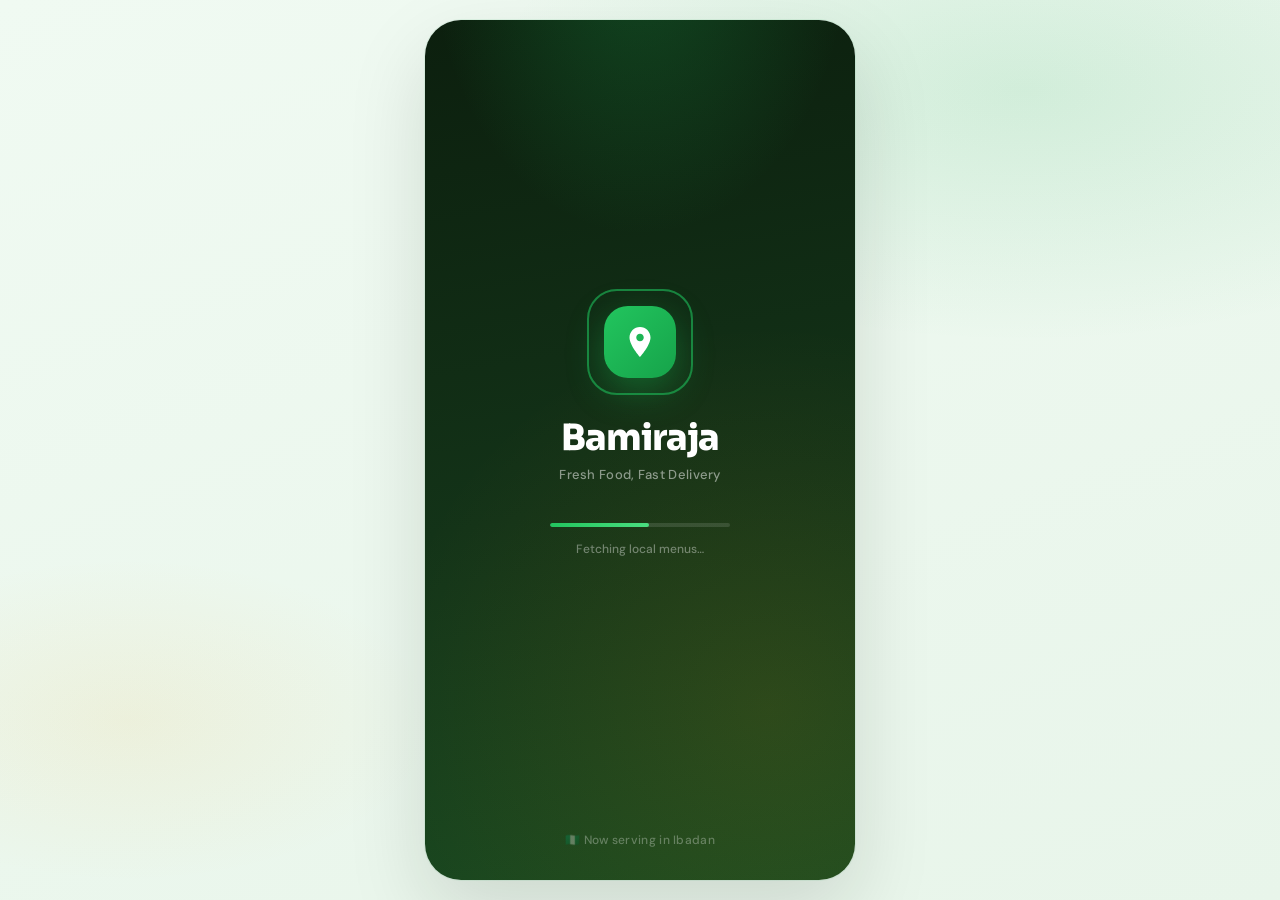
<file: index.html>
<!DOCTYPE html>
<html lang="en">
<head>
  <meta charset="UTF-8">
  <meta name="viewport" content="width=device-width, initial-scale=1.0">
  <title>Bamiraja — Fresh Food, Fast Delivery</title>
  <link href="https://fonts.googleapis.com/css2?family=Sora:wght@300;400;500;600;700;800&family=DM+Sans:wght@400;500;600&display=swap" rel="stylesheet">
  <link rel="stylesheet" href="index.css">
</head>
<body>
  <div id="app-shell">

    <!-- LOADING SCREEN -->
    <div id="screen-loading" class="screen active">
      <div class="loading-content">
        <div class="loading-logo">
          <div class="loading-icon">
            <svg viewBox="0 0 24 24" xmlns="http://www.w3.org/2000/svg">
              <path d="M12 2C8.13 2 5 5.13 5 9c0 5.25 7 13 7 13s7-7.75 7-13c0-3.87-3.13-7-7-7zm0 9.5c-1.38 0-2.5-1.12-2.5-2.5s1.12-2.5 2.5-2.5 2.5 1.12 2.5 2.5-1.12 2.5-2.5 2.5z"/>
            </svg>
          </div>
          <div class="loading-pulse-ring"></div>
          <div class="loading-pulse-ring delay"></div>
        </div>
        <h1 class="loading-brand">Bamiraja</h1>
        <p class="loading-tagline">Fresh Food, Fast Delivery</p>
        <div class="loading-bar-wrap">
          <div class="loading-bar" id="loading-bar"></div>
        </div>
        <p class="loading-hint" id="loading-hint">Getting things ready…</p>
      </div>
      <div class="loading-footer">
        <span>🇳🇬 Now serving in Ibadan</span>
      </div>
    </div>

    <!-- WELCOME SCREEN -->
    <div id="screen-welcome" class="screen">
      <div class="hero-bg-img"></div>
      <div class="welcome-content">
        <div class="logo-area">
          <div class="logo-icon">
            <svg viewBox="0 0 24 24" xmlns="http://www.w3.org/2000/svg">
              <path d="M12 2C8.13 2 5 5.13 5 9c0 5.25 7 13 7 13s7-7.75 7-13c0-3.87-3.13-7-7-7zm0 9.5c-1.38 0-2.5-1.12-2.5-2.5s1.12-2.5 2.5-2.5 2.5 1.12 2.5 2.5-1.12 2.5-2.5 2.5z"/>
            </svg>
          </div>
          <div class="logo-text">
            <h1>Bamiraja</h1>
            <span>Food Delivery</span>
          </div>
        </div>

        <div>
          <div class="hero-text">
            <div class="eyebrow"><span></span> Now serving Ibadan</div>
            <h2>Taste the <em>Best</em> of Ibadan Kitchen</h2>
            <p>Fresh meals from your favourite local restaurants — delivered hot and fast to your doorstep.</p>
          </div>

          <div class="food-strip">
            <div class="food-chip">
              <img src="images/jollof%20rice.jpg" alt="Jollof Rice">
              Jollof Rice
            </div>
            <div class="food-chip">
              <img src="images/Grilled%20chicken.jpg" alt="Grilled Chicken">
              Grilled Chicken
            </div>
            <div class="food-chip">
              <img src="images/healthy%20bowls.jpg" alt="Healthy Bowls">
              Healthy Bowls
            </div>
            <div class="food-chip">
              <img src="images/burger.jpg" alt="Burgers">
              Burgers
            </div>
          </div>
        </div>

        <div class="welcome-actions">
          <button class="btn-primary" onclick="showScreen('screen-login')">Log In</button>
          <button class="btn-secondary" onclick="showScreen('screen-register')">Create Free Account</button>

          <p class="terms">By continuing, you agree to Bamiraja's Terms of Service &amp; Privacy Policy.</p>
        </div>
      </div>
    </div>

    <!-- LOGIN SCREEN -->
    <div id="screen-login" class="screen">
      <div class="auth-header">
        <button class="back-btn" onclick="showScreen('screen-welcome')">
          <svg viewBox="0 0 24 24"><path d="M20 11H7.83l5.59-5.59L12 4l-8 8 8 8 1.41-1.41L7.83 13H20v-2z"/></svg>
        </button>
        <h2>Welcome Back 👋</h2>
        <p>Log in as Customer, Rider, Supplier, or Admin</p>
      </div>

      <div class="auth-body">
        <div class="form-group" style="margin-top:8px">
          <label class="form-label">Your Role</label>
          <select id="login-role" class="form-input">
            <option value="customer">Customer — Order Food</option>
            <option value="rider">Rider — Delivery Partner</option>
            <option value="supplier">Supplier — Manage Menu & Stock</option>
            <option value="admin">Admin — Manage Platform</option>
          </select>
        </div>

        <div class="form-group">
          <label class="form-label">Email Address</label>
          <div class="input-wrap">
            <svg viewBox="0 0 24 24"><path d="M20 4H4c-1.1 0-2 .9-2 2v12c0 1.1.9 2 2 2h16c1.1 0 2-.9 2-2V6c0-1.1-.9-2-2-2zm0 4l-8 5-8-5V6l8 5 8-5v2z"/></svg>
            <input type="email" class="form-input" placeholder="name@example.com">
          </div>
        </div>

        <div class="form-group">
          <label class="form-label">
            Password
            <a href="#" class="forgot-link">Forgot?</a>
          </label>
          <div class="input-wrap">
            <svg viewBox="0 0 24 24"><path d="M18 8h-1V6c0-2.76-2.24-5-5-5S7 3.24 7 6v2H6c-1.1 0-2 .9-2 2v10c0 1.1.9 2 2 2h12c1.1 0 2-.9 2-2V10c0-1.1-.9-2-2-2zm-6 9c-1.1 0-2-.9-2-2s.9-2 2-2 2 .9 2 2-.9 2-2 2zm3.1-9H8.9V6c0-1.71 1.39-3.1 3.1-3.1s3.1 1.39 3.1 3.1v2z"/></svg>
            <input type="password" class="form-input" placeholder="••••••••">
          </div>
        </div>

        <button class="auth-submit" onclick="handleLogin()">Sign In</button>

        <div class="form-divider"><span>or</span></div>

        <div class="auth-switch">
          Don't have an account? <button onclick="showScreen('screen-register')">Create one free</button>
        </div>
      </div>
    </div>

    <!-- REGISTER SCREEN -->
    <div id="screen-register" class="screen">
      <div class="auth-header">
        <button class="back-btn" onclick="showScreen('screen-welcome')">
          <svg viewBox="0 0 24 24"><path d="M20 11H7.83l5.59-5.59L12 4l-8 8 8 8 1.41-1.41L7.83 13H20v-2z"/></svg>
        </button>
        <h2>Get Started 🚀</h2>
        <p>Create your Bamiraja account today</p>
      </div>

      <div class="auth-body">
        <div class="form-group" style="margin-top:8px">
          <label class="form-label">I am a</label>
          <select id="register-role" class="form-input">
            <option value="customer">Customer — I want to order food</option>
            <option value="rider">Rider — I want to deliver</option>
            <option value="supplier">Supplier — I want to supply food</option>
            <option value="admin">Admin — Platform management</option>
          </select>
        </div>

        <div class="form-group">
          <label class="form-label">Full Name</label>
          <div class="input-wrap">
            <svg viewBox="0 0 24 24"><path d="M12 12c2.7 0 4.8-2.1 4.8-4.8S14.7 2.4 12 2.4 7.2 4.5 7.2 7.2 9.3 12 12 12zm0 2.4c-3.2 0-9.6 1.6-9.6 4.8v2.4h19.2v-2.4c0-3.2-6.4-4.8-9.6-4.8z"/></svg>
            <input type="text" class="form-input" placeholder="Your full name">
          </div>
        </div>

        <div class="form-group">
          <label class="form-label">Phone Number</label>
          <div class="input-wrap">
            <svg viewBox="0 0 24 24"><path d="M6.62 10.79c1.44 2.83 3.76 5.14 6.59 6.59l2.2-2.2c.27-.27.67-.36 1.02-.24 1.12.37 2.33.57 3.57.57.55 0 1 .45 1 1V20c0 .55-.45 1-1 1-9.39 0-17-7.61-17-17 0-.55.45-1 1-1h3.5c.55 0 1 .45 1 1 0 1.25.2 2.45.57 3.57.11.35.03.74-.25 1.02l-2.2 2.2z"/></svg>
            <input type="tel" class="form-input" placeholder="+234 800 000 0000">
          </div>
        </div>

        <div class="form-group">
          <label class="form-label">Password</label>
          <div class="input-wrap">
            <svg viewBox="0 0 24 24"><path d="M18 8h-1V6c0-2.76-2.24-5-5-5S7 3.24 7 6v2H6c-1.1 0-2 .9-2 2v10c0 1.1.9 2 2 2h12c1.1 0 2-.9 2-2V10c0-1.1-.9-2-2-2zm-6 9c-1.1 0-2-.9-2-2s.9-2 2-2 2 .9 2 2-.9 2-2 2zm3.1-9H8.9V6c0-1.71 1.39-3.1 3.1-3.1s3.1 1.39 3.1 3.1v2z"/></svg>
            <input type="password" class="form-input" placeholder="Minimum 8 characters">
          </div>
        </div>

        <button class="auth-submit" onclick="handleRegister()">Create Account</button>

        <div class="auth-switch" style="margin-top:16px">
          Already have an account? <button onclick="showScreen('screen-login')">Sign in</button>
        </div>
      </div>
    </div>

  </div>
    <script src="index.js"></script>

</body>
</html>
</file>
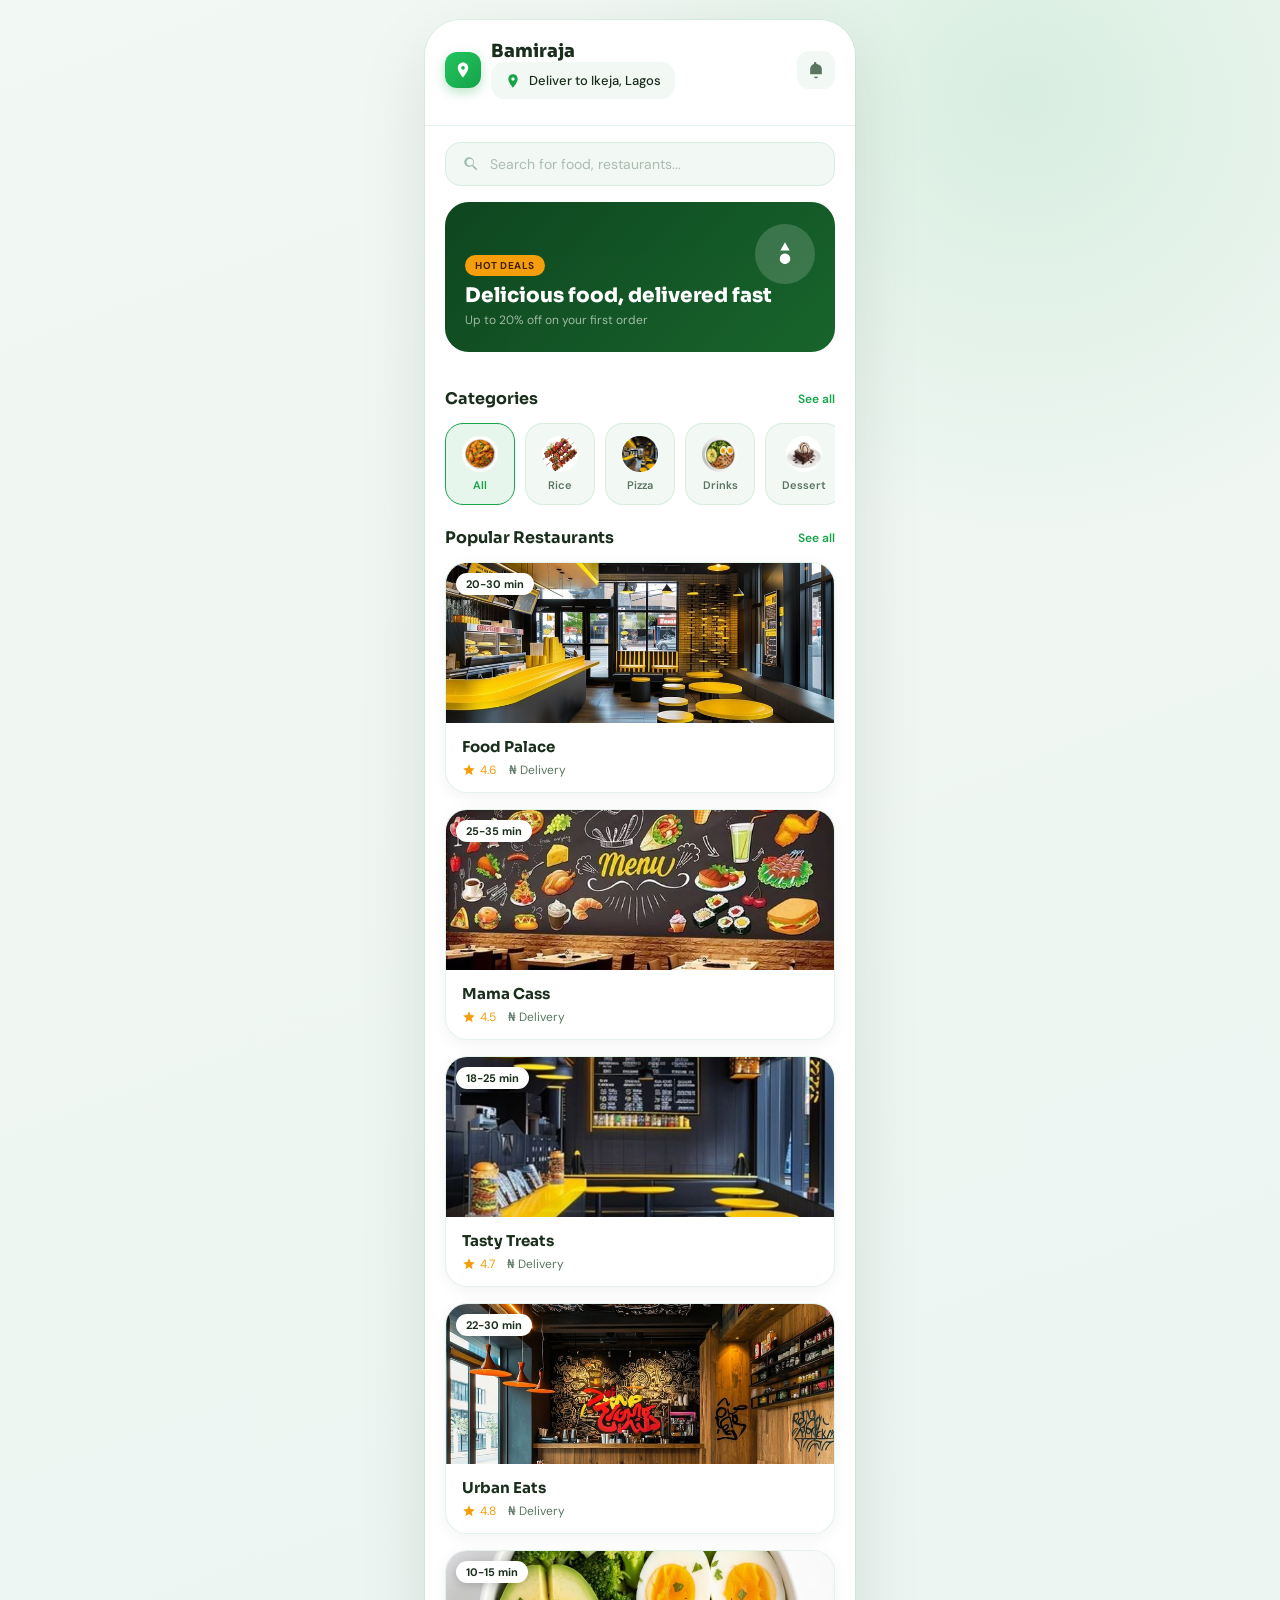
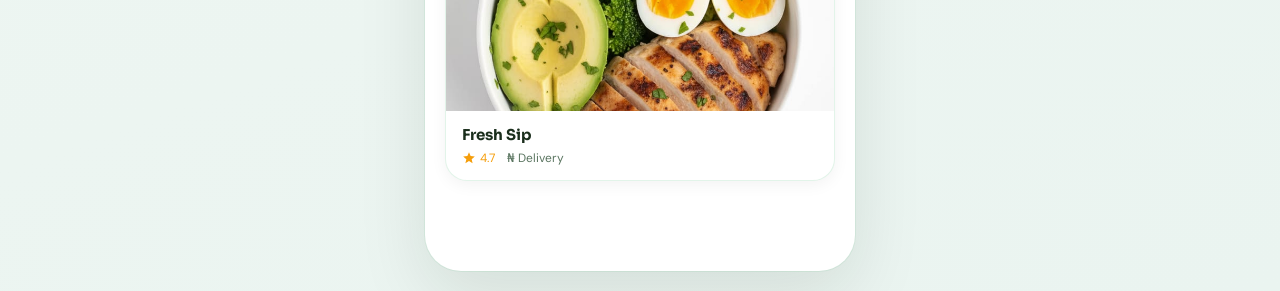
<file: customer.html>
﻿<!DOCTYPE html>
<html lang="en">
<head>
    <meta charset="UTF-8">
    <meta name="viewport" content="width=device-width, initial-scale=1.0">
    <title>Bamiraja - Delicious Food, Delivered Fast</title>
    <link href="https://fonts.googleapis.com/css2?family=DM+Sans:wght@400;500;700&family=Sora:wght@600;700;800&family=Material+Icons+Outlined&display=swap" rel="stylesheet">
    <link rel="stylesheet" href="customer.css">
</head>
<body>
    <div id="app-shell">

        <div id="page-home" class="page active">
            <header class="app-header">
                <div class="header-top">
                    <div class="header-logo">
                        <div class="logo-mark">
                            <svg viewBox="0 0 24 24" xmlns="http://www.w3.org/2000/svg"><path d="M12 2C8.13 2 5 5.13 5 9c0 5.25 7 13 7 13s7-7.75 7-13c0-3.87-3.13-7-7-7zm0 9.5c-1.38 0-2.5-1.12-2.5-2.5s1.12-2.5 2.5-2.5 2.5 1.12 2.5 2.5-1.12 2.5-2.5 2.5z"/></svg>
                        </div>
                        <div>
                            <div class="logo-name">Bamiraja</div>
                            <div class="location-bar">
                                <svg viewBox="0 0 24 24" xmlns="http://www.w3.org/2000/svg"><path d="M12 2C8.13 2 5 5.13 5 9c0 5.25 7 13 7 13s7-7.75 7-13c0-3.87-3.13-7-7-7zm0 9.5c-1.38 0-2.5-1.12-2.5-2.5s1.12-2.5 2.5-2.5 2.5 1.12 2.5 2.5-1.12 2.5-2.5 2.5z"/></svg>
                                <span>Deliver to Ikeja, Lagos</span>
                            </div>
                        </div>
                    </div>
                    <div class="header-actions">
                        <button class="icon-btn" aria-label="Notifications">
                            <svg viewBox="0 0 24 24" xmlns="http://www.w3.org/2000/svg"><path d="M19 17H5v-6c0-3.07 1.63-5.64 4.5-6.32V4a1.5 1.5 0 0 1 3 0v.68C17.37 5.36 19 7.92 19 11v6zM12 22a2.5 2.5 0 0 0 2.47-2H9.53A2.5 2.5 0 0 0 12 22z"/></svg>
                        </button>
                    </div>
                </div>
            </header>

            <div class="search-wrap">
                <div class="search-box">
                    <svg viewBox="0 0 24 24" xmlns="http://www.w3.org/2000/svg"><path d="M15.5 14h-.79l-.28-.27A6.471 6.471 0 0 0 16 9.5 6.5 6.5 0 1 0 9.5 16c1.61 0 3.09-.59 4.23-1.57l.27.28v.79l5 4.99L20.49 19l-4.99-5zm-6 0C8.01 14 6 11.99 6 9.5S8.01 5 10.5 5 15 7.01 15 9.5 12.99 14 10.5 14z"/></svg>
                    <input type="text" placeholder="Search for food, restaurants...">
                </div>
            </div>

            <section class="hero-banner">
                <div class="hero-banner-text">
                    <span class="badge">Hot deals</span>
                    <h3>Delicious food, delivered fast</h3>
                    <p>Up to 20% off on your first order</p>
                </div>
                <div class="hero-spot">
                    <svg viewBox="0 0 24 24" xmlns="http://www.w3.org/2000/svg"><path fill="currentColor" d="M12 2l4 7h-8l4-7zm0 9.5c-2.48 0-4.5 2.02-4.5 4.5s2.02 4.5 4.5 4.5 4.5-2.02 4.5-4.5-2.02-4.5-4.5-4.5z"/></svg>
                </div>
            </section>

            <section class="section">
                <div class="section-head">
                    <h4>Categories</h4>
                    <a href="#">See all</a>
                </div>
                <div class="cat-scroll">
                    <div class="cat-chip active" onclick="selectCategory('All')">
                        <img src="images/jollof%20rice.jpg" alt="All">
                        <span>All</span>
                    </div>
                    <div class="cat-chip" onclick="selectCategory('Rice')">
                        <img src="images/grills.jpg" alt="Rice">
                        <span>Rice</span>
                    </div>
                    <div class="cat-chip" onclick="selectCategory('Pizza')">
                        <img src="images/Food%20palace.jpg" alt="Pizza">
                        <span>Pizza</span>
                    </div>
                    <div class="cat-chip" onclick="selectCategory('Drinks')">
                        <img src="images/healthy%20bowls.jpg" alt="Drinks">
                        <span>Drinks</span>
                    </div>
                    <div class="cat-chip" onclick="selectCategory('Dessert')">
                        <img src="images/desserts.jpg" alt="Dessert">
                        <span>Dessert</span>
                    </div>
                </div>
            </section>

            <section class="section">
                <div class="section-head">
                    <h4>Popular Restaurants</h4>
                    <a href="#">See all</a>
                </div>
                <div class="restaurant-list">
                    <div class="restaurant-list-empty" style="display:none; padding:12px 0; color:#64748b;">No restaurants match this category right now.</div>
                    <article onclick="navigateTo('page-restaurant')" class="r-card" data-category="Rice">
                        <div class="r-card-img">
                            <img src="images/Food%20palace.jpg" alt="Food Palace">
                            <div class="r-card-badge">20-30 min</div>
                        </div>
                        <div class="r-card-body">
                            <h5>Food Palace</h5>
                            <div class="r-card-meta">
                                <div class="r-meta-item star">
                                    <svg viewBox="0 0 24 24" xmlns="http://www.w3.org/2000/svg"><path d="M12 17.27L18.18 21 16.54 13.97 22 9.24l-7.19-.61L12 2 9.19 8.63 2 9.24l5.46 4.73L5.82 21z"/></svg>
                                    4.6
                                </div>
                                <div class="r-meta-item">₦ Delivery</div>
                            </div>
                        </div>
                    </article>
                    <article onclick="navigateTo('page-restaurant')" class="r-card" data-category="Rice">
                        <div class="r-card-img">
                            <img src="images/mama%20kitchen.jpg" alt="Mama Cass">
                            <div class="r-card-badge">25-35 min</div>
                        </div>
                        <div class="r-card-body">
                            <h5>Mama Cass</h5>
                            <div class="r-card-meta">
                                <div class="r-meta-item star">
                                    <svg viewBox="0 0 24 24" xmlns="http://www.w3.org/2000/svg"><path d="M12 17.27L18.18 21 16.54 13.97 22 9.24l-7.19-.61L12 2 9.19 8.63 2 9.24l5.46 4.73L5.82 21z"/></svg>
                                    4.5
                                </div>
                                <div class="r-meta-item">₦ Delivery</div>
                            </div>
                        </div>
                    </article>
                    <article onclick="navigateTo('page-restaurant')" class="r-card" data-category="Pizza">
                        <div class="r-card-img">
                            <img src="images/resturant 1.jpg" alt="Tasty Treats">
                            <div class="r-card-badge">18-25 min</div>
                        </div>
                        <div class="r-card-body">
                            <h5>Tasty Treats</h5>
                            <div class="r-card-meta">
                                <div class="r-meta-item star">
                                    <svg viewBox="0 0 24 24" xmlns="http://www.w3.org/2000/svg"><path d="M12 17.27L18.18 21 16.54 13.97 22 9.24l-7.19-.61L12 2 9.19 8.63 2 9.24l5.46 4.73L5.82 21z"/></svg>
                                    4.7
                                </div>
                                <div class="r-meta-item">₦ Delivery</div>
                            </div>
                        </div>
                    </article>
                    <article onclick="navigateTo('page-restaurant')" class="r-card" data-category="Dessert">
                        <div class="r-card-img">
                            <img src="images/resturant 2.jpg" alt="Urban Eats">
                            <div class="r-card-badge">22-30 min</div>
                        </div>
                        <div class="r-card-body">
                            <h5>Urban Eats</h5>
                            <div class="r-card-meta">
                                <div class="r-meta-item star">
                                    <svg viewBox="0 0 24 24" xmlns="http://www.w3.org/2000/svg"><path d="M12 17.27L18.18 21 16.54 13.97 22 9.24l-7.19-.61L12 2 9.19 8.63 2 9.24l5.46 4.73L5.82 21z"/></svg>
                                    4.8
                                </div>
                                <div class="r-meta-item">₦ Delivery</div>
                            </div>
                        </div>
                    </article>
                    <article onclick="navigateTo('page-restaurant')" class="r-card" data-category="Drinks">
                        <div class="r-card-img">
                            <img src="images/healthy%20bowls.jpg" alt="Fresh Sip">
                            <div class="r-card-badge">10-15 min</div>
                        </div>
                        <div class="r-card-body">
                            <h5>Fresh Sip</h5>
                            <div class="r-card-meta">
                                <div class="r-meta-item star">
                                    <svg viewBox="0 0 24 24" xmlns="http://www.w3.org/2000/svg"><path d="M12 17.27L18.18 21 16.54 13.97 22 9.24l-7.19-.61L12 2 9.19 8.63 2 9.24l5.46 4.73L5.82 21z"/></svg>
                                    4.7
                                </div>
                                <div class="r-meta-item">₦ Delivery</div>
                            </div>
                        </div>
                    </article>
                </div>
            </section>
        </div>

        <div id="page-restaurant" class="page">
            <header class="app-header">
                <div class="header-top">
                    <button onclick="navigateTo('page-home')" class="icon-btn" aria-label="Back">
                        <svg viewBox="0 0 24 24" xmlns="http://www.w3.org/2000/svg"><path d="M20 11H7.83l5.59-5.59L12 4l-8 8 8 8 1.41-1.41L7.83 13H20v-2z"/></svg>
                    </button>
                    <div class="header-logo">
                        <div class="logo-name">Restaurant</div>
                    </div>
                    <button class="icon-btn" aria-label="Share">
                        <svg viewBox="0 0 24 24" xmlns="http://www.w3.org/2000/svg"><path d="M18 16.08c-.76 0-1.44.3-1.96.77L8.91 12.7c.05-.23.09-.46.09-.7s-.03-.47-.09-.7l7.05-4.11A2.99 2.99 0 0 0 18 7.92c1.66 0 3 1.34 3 3s-1.34 3-3 3zM6.5 6C5.67 6 5 6.67 5 7.5S5.67 9 6.5 9s1.5-.67 1.5-1.5S7.33 6 6.5 6zm11 12c-.83 0-1.5.67-1.5 1.5S16.67 21 17.5 21 19 20.33 19 19.5 18.33 18 17.5 18zM6.5 15C5.67 15 5 15.67 5 16.5S5.67 18 6.5 18 8 17.33 8 16.5 7.33 15 6.5 15z"/></svg>
                    </button>
                </div>
            </header>

            <section class="rest-hero">
                <img src="images/Food%20palace.jpg" alt="Food Palace">
                <div class="rest-hero-overlay">
                    <h2>Food Palace</h2>
                    <p>20-30 min • Delivery available</p>
                </div>
            </section>

            <div class="menu-section">
                <div class="section-head">
                    <h4>Menu</h4>
                    <a href="#">See all</a>
                </div>
                <div class="menu-item">
                    <img src="images/jollof%20rice.jpg" alt="Jollof Rice" class="menu-item-img">
                    <div class="menu-item-info">
                        <h5>Jollof Rice & Chicken</h5>
                        <p>Classic spicy rice with tender chicken.</p>
                        <div class="menu-item-footer">
                            <span class="menu-price">₦2,500</span>
                            <div class="qty-controls">
                                <button onclick="changeMenuQty('jollof-rice-chicken', 'Jollof Rice & Chicken', 2500, -1)" class="qty-btn">-</button>
                                <span id="qty-jollof-rice-chicken" class="qty-display">0</span>
                                <button onclick="changeMenuQty('jollof-rice-chicken', 'Jollof Rice & Chicken', 2500, 1)" class="qty-btn">+</button>
                            </div>
                        </div>
                    </div>
                </div>
                <div class="menu-item">
                    <img src="images/Grilled%20chicken.jpg" alt="Fried Rice" class="menu-item-img">
                    <div class="menu-item-info">
                        <h5>Fried Rice & Beef</h5>
                        <p>Savory rice with beef and mixed vegetables.</p>
                        <div class="menu-item-footer">
                            <span class="menu-price">₦2,800</span>
                            <div class="qty-controls">
                                <button onclick="changeMenuQty('fried-rice-beef', 'Fried Rice & Beef', 2800, -1)" class="qty-btn">-</button>
                                <span id="qty-fried-rice-beef" class="qty-display">0</span>
                                <button onclick="changeMenuQty('fried-rice-beef', 'Fried Rice & Beef', 2800, 1)" class="qty-btn">+</button>
                            </div>
                        </div>
                    </div>
                </div>
                <div class="menu-item">
                    <img src="images/healthy%20bowls.jpg" alt="Ofada Rice" class="menu-item-img">
                    <div class="menu-item-info">
                        <h5>Ofada Rice & Sauce</h5>
                        <p>Rich local rice served with spicy sauce.</p>
                        <div class="menu-item-footer">
                            <span class="menu-price">₦2,200</span>
                            <div class="qty-controls">
                                <button onclick="changeMenuQty('ofada-rice-sauce', 'Ofada Rice & Sauce', 2200, -1)" class="qty-btn">-</button>
                                <span id="qty-ofada-rice-sauce" class="qty-display">0</span>
                                <button onclick="changeMenuQty('ofada-rice-sauce', 'Ofada Rice & Sauce', 2200, 1)" class="qty-btn">+</button>
                            </div>
                        </div>
                    </div>
                </div>
            </div>

            <div id="basket-bar" class="basket-bar" style="display:none;" onclick="navigateTo('page-cart')">
                <div class="basket-bar-left">
                    <div class="basket-count-badge" id="basket-count">0</div>
                    <span>View Cart</span>
                </div>
                <strong id="basket-total">₦0</strong>
            </div>
        </div>

        <div id="page-cart" class="page">
            <header class="checkout-header">
                <button onclick="navigateTo('page-restaurant')" class="icon-btn" aria-label="Back">
                    <svg viewBox="0 0 24 24" xmlns="http://www.w3.org/2000/svg"><path d="M20 11H7.83l5.59-5.59L12 4l-8 8 8 8 1.41-1.41L7.83 13H20v-2z"/></svg>
                </button>
                <h3>My Cart</h3>
            </header>

            <section class="section">
                <div class="section-head">
                    <h4>Items in cart</h4>
                    <span id="cart-count" class="pill">0 items</span>
                </div>
                <div class="cart-list" id="cart-list">
                    <div class="cart-empty">
                        <p>Your cart is empty.</p>
                        <small>Add items from the menu to begin.</small>
                    </div>
                </div>
            </section>

            <section class="section">
                <div class="order-summary">
                    <div class="summary-row">
                        <span>Subtotal</span>
                        <span id="cart-subtotal">₦0</span>
                    </div>
                    <div class="summary-row">
                        <span>Delivery Fee</span>
                        <span>₦500</span>
                    </div>
                    <div class="summary-row total">
                        <span>Total</span>
                        <span id="cart-total">₦500</span>
                    </div>
                </div>
            </section>

            <button onclick="navigateTo('page-checkout')" class="basket-bar center-button">
                Checkout Now
            </button>
        </div>

        <div id="page-checkout" class="page">
            <header class="checkout-header">
                <button onclick="navigateTo('page-cart')" class="icon-btn" aria-label="Back">
                    <svg viewBox="0 0 24 24" xmlns="http://www.w3.org/2000/svg"><path d="M20 11H7.83l5.59-5.59L12 4l-8 8 8 8 1.41-1.41L7.83 13H20v-2z"/></svg>
                </button>
                <h3>Checkout</h3>
            </header>

            <section class="checkout-section">
                <div class="section-head">
                    <h4>Delivery Address</h4>
                    <a href="#">Change</a>
                </div>
                <div class="delivery-card">
                    <div class="delivery-card-icon">
                        <svg viewBox="0 0 24 24" xmlns="http://www.w3.org/2000/svg"><path d="M12 2C8.13 2 5 5.13 5 9c0 5.25 7 13 7 13s7-7.75 7-13c0-3.87-3.13-7-7-7zm0 9.5c-1.38 0-2.5-1.12-2.5-2.5s1.12-2.5 2.5-2.5 2.5 1.12 2.5 2.5-1.12 2.5-2.5 2.5z"/></svg>
                    </div>
                    <div class="delivery-card-text">
                        <h5>Home Address</h5>
                        <p>23, Allen Avenue, Ikeja,<br>Lagos State.</p>
                    </div>
                </div>
            </section>

            <section class="checkout-section">
                <div class="section-head">
                    <h4>Payment Method</h4>
                </div>
                <div class="payment-panel">
                    <article class="wallet-card customer-wallet-card">
                        <div class="wallet-card-head">
                            <div>
                                <p class="wallet-label">Bamiraja Wallet</p>
                                <strong id="customer-wallet-balance">₦12,450</strong>
                            </div>
                            <button id="wallet-visibility-btn" class="wallet-toggle-btn" type="button" onclick="toggleWalletVisibility()">Hide balance</button>
                        </div>
                        <p id="customer-wallet-status" class="wallet-note">Visible balance · tap to hide</p>
                        <span id="customer-wallet-badge" class="wallet-badge">Visible</span>
                        <ul id="customer-transaction-list" class="wallet-history-list"></ul>
                    </article>
                    <label class="payment-option featured">
                        <div>
                            <span class="material-icons-outlines">account_balance_wallet</span>
                            <div>
                                <span>Bamiraja Wallet</span>
                                <small id="wallet-payment-balance">₦12,450</small>
                            </div>
                        </div>
                        <input type="radio" name="payment" checked>
                    </label>
                    <label class="payment-option">
                        <div>
                            <span class="material-icons-outlines">credit_card</span>
                            <span>Debit / Credit Card</span>
                        </div>
                        <input type="radio" name="payment">
                    </label>
                    <label class="payment-option">
                        <div>
                            <span class="material-icons-outlines">payments</span>
                            <span>Cash on Delivery</span>
                        </div>
                        <input type="radio" name="payment">
                    </label>
                </div>
            </section>

            <section class="checkout-section">
                <div class="section-head">
                    <h4>Order Summary</h4>
                </div>
                <div class="order-summary">
                    <div class="summary-row">
                        <span>Subtotal</span>
                        <span id="summary-subtotal">₦0</span>
                    </div>
                    <div class="summary-row">
                        <span>Delivery Fee</span>
                        <span>₦500</span>
                    </div>
                    <div class="summary-row total">
                        <span>Total</span>
                        <span id="summary-total">₦500</span>
                    </div>
                </div>
            </section>

            <button onclick="navigateTo('page-track')" class="basket-bar center-button">
                Track Order
            </button>
        </div>

        <div id="page-track" class="page">
            <header class="app-header">
                <div class="header-top">
                    <button onclick="navigateTo('page-home')" class="icon-btn" aria-label="Close">
                        <svg viewBox="0 0 24 24" xmlns="http://www.w3.org/2000/svg"><path d="M19 6.41L17.59 5 12 10.59 6.41 5 5 6.41 10.59 12 5 17.59 6.41 19 12 13.41 17.59 19 19 17.59 13.41 12z"/></svg>
                    </button>
                    <div class="header-logo">
                        <div class="logo-name">Track Order</div>
                    </div>
                    <div class="header-actions"></div>
                </div>
            </header>

            <section class="section">
                <div class="bg-gray-50 delivery-card">
                    <div class="order-card-row">
                        <div>
                            <small>Order ID</small>
                            <h5>#BR12345678</h5>
                        </div>
                        <span class="pill">Dispatched</span>
                    </div>
                </div>
            </section>

            <section class="section">
                <div class="track-map">
                    <div class="track-map-overlay">
                        <div class="pulse-rider">
                            <span class="material-icons-outlines">moped</span>
                        </div>
                    </div>
                </div>
            </section>

            <section class="section">
                <div class="track-steps">
                    <div class="track-step done">
                        <div class="step-dot">
                            <svg viewBox="0 0 24 24" xmlns="http://www.w3.org/2000/svg"><path d="M9 16.17L4.83 12l-1.42 1.41L9 19 21 7l-1.41-1.41z"/></svg>
                        </div>
                        <div class="step-text">
                            <h5>Order Placed</h5>
                            <p>We have received your order</p>
                        </div>
                    </div>
                    <div class="track-step done">
                        <div class="step-dot">
                            <svg viewBox="0 0 24 24" xmlns="http://www.w3.org/2000/svg"><path d="M9 16.17L4.83 12l-1.42 1.41L9 19 21 7l-1.41-1.41z"/></svg>
                        </div>
                        <div class="step-text">
                            <h5>Confirmed</h5>
                            <p>Restaurant is preparing food</p>
                        </div>
                    </div>
                    <div class="track-step active">
                        <div class="step-dot">
                            <svg viewBox="0 0 24 24" xmlns="http://www.w3.org/2000/svg"><path d="M9 16.17L4.83 12l-1.42 1.41L9 19 21 7l-1.41-1.41z"/></svg>
                        </div>
                        <div class="step-text">
                            <h5>Dispatched</h5>
                            <p>Rider heading to your location</p>
                        </div>
                    </div>
                    <div class="track-step">
                        <div class="step-dot"></div>
                        <div class="step-text">
                            <h5>Delivered</h5>
                        </div>
                    </div>
                </div>
            </section>

            <button class="basket-bar center-button">
                Need Help?
            </button>
        </div>

    </div>

    <script src="customer.js"></script>
</body>
</html>
</file>
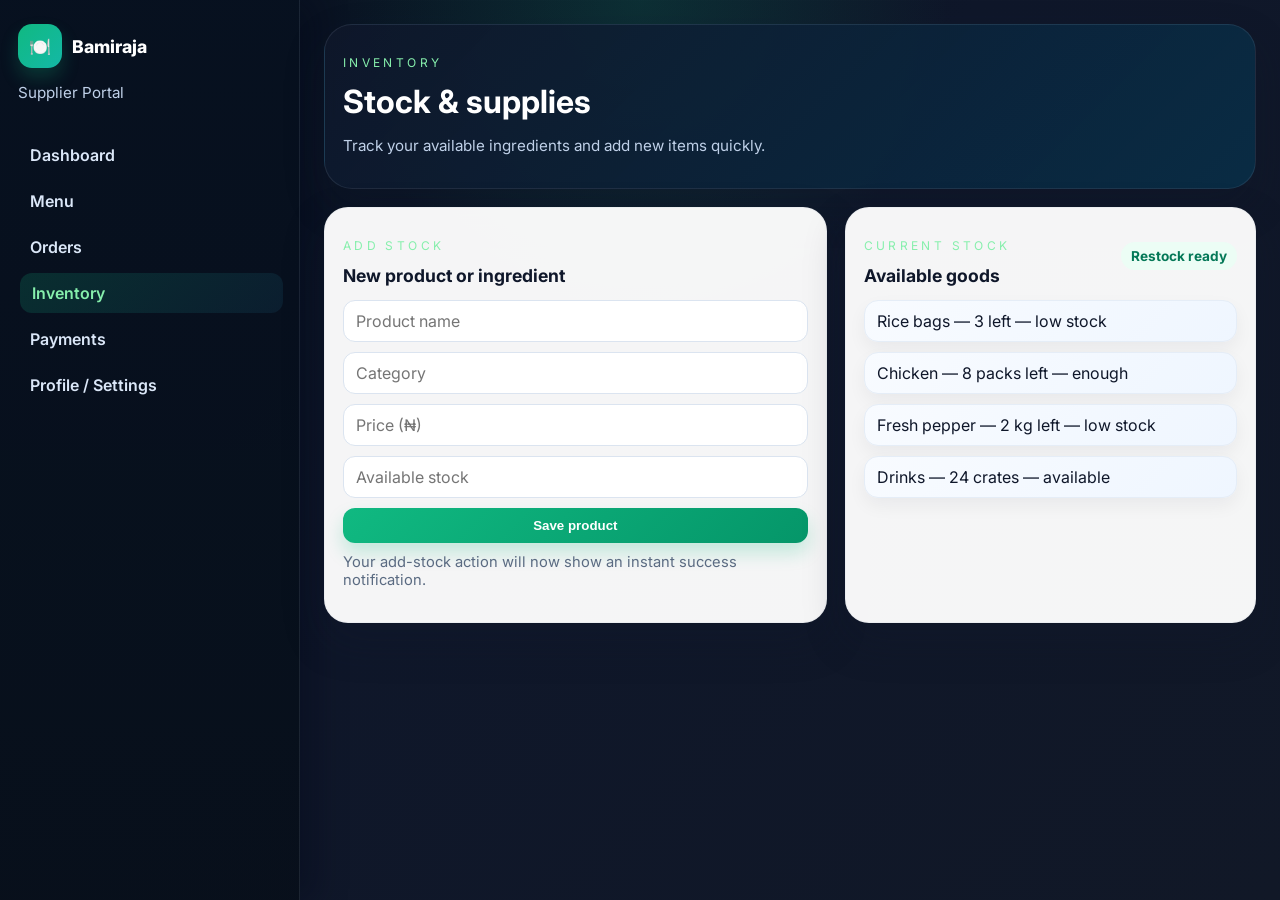
<file: supplier-inventory.html>
<!DOCTYPE html>
<html lang="en">
<head>
  <meta charset="UTF-8" />
  <meta name="viewport" content="width=device-width, initial-scale=1.0" />
  <title>Bamiraja Supplier Inventory</title>
  <link href="https://fonts.googleapis.com/css2?family=Inter:wght@400;500;600;700;800&display=swap" rel="stylesheet" />
  <link rel="stylesheet" href="supplier.css" />
</head>
<body>
  <div class="app-shell">
    <aside class="sidebar">
      <div>
        <a class="brand" href="welcome.html"><span class="brand-mark">🍽️</span><span>Bamiraja</span></a>
        <p class="muted">Supplier Portal</p>
      </div>
      <nav class="nav-links">
        <a class="nav-link" href="supplier.html">Dashboard</a>
        <a class="nav-link" href="supplier-menu.html">Menu</a>
        <a class="nav-link" href="supplier-orders.html">Orders</a>
        <a class="nav-link active" href="supplier-inventory.html">Inventory</a>
        <a class="nav-link" href="supplier-payments.html">Payments</a>
        <a class="nav-link" href="supplier-settings.html">Profile / Settings</a>
      </nav>
    </aside>
    <main class="main-content">
      <header class="topbar">
        <div>
          <p class="eyebrow">Inventory</p>
          <h1>Stock & supplies</h1>
          <p class="muted">Track your available ingredients and add new items quickly.</p>
        </div>
      </header>
      <section class="content-grid two-up">
        <article class="card large-card">
          <div class="card-head"><div><p class="eyebrow">Add stock</p><h2>New product or ingredient</h2></div></div>
          <form id="stock-form" class="stock-form">
            <input id="product-name" type="text" placeholder="Product name" required />
            <input id="product-category" type="text" placeholder="Category" required />
            <input id="product-price" type="number" min="0" placeholder="Price (₦)" required />
            <input id="product-stock" type="number" min="0" placeholder="Available stock" required />
            <button class="primary-btn full" type="submit">Save product</button>
          </form>
          <p id="stock-success" class="helper-text">Your add-stock action will now show an instant success notification.</p>
        </article>
        <article class="card large-card">
          <div class="card-head"><div><p class="eyebrow">Current stock</p><h2>Available goods</h2></div><span class="badge">Restock ready</span></div>
          <ul class="mini-list">
            <li>Rice bags — 3 left — low stock</li>
            <li>Chicken — 8 packs left — enough</li>
            <li>Fresh pepper — 2 kg left — low stock</li>
            <li>Drinks — 24 crates — available</li>
          </ul>
        </article>
      </section>
    </main>
  </div>
  <div id="toast" class="toast" aria-live="polite"></div>
  <script src="supplier.js"></script>
</body>
</html>
</file>
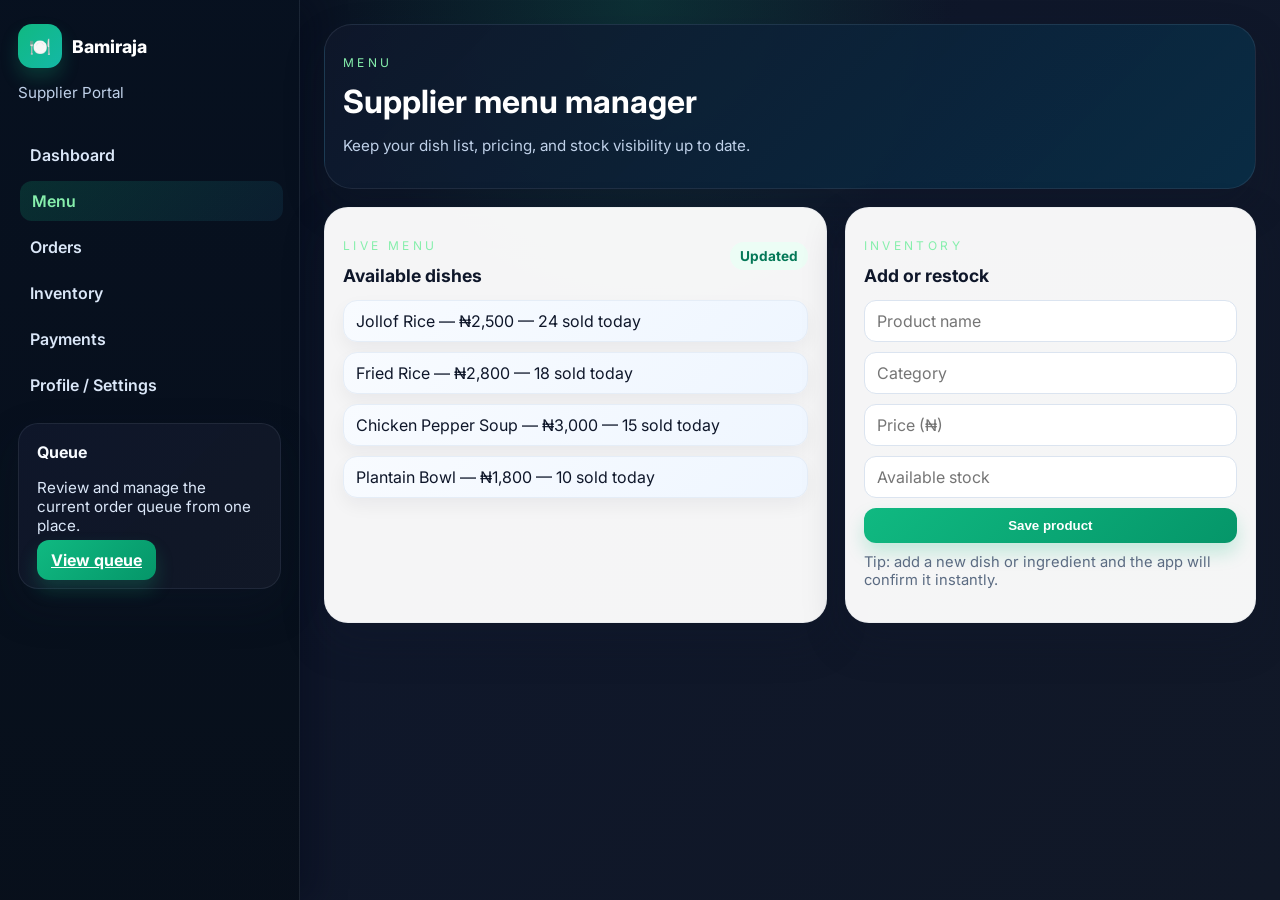
<file: supplier-menu.html>
<!DOCTYPE html>
<html lang="en">
<head>
  <meta charset="UTF-8" />
  <meta name="viewport" content="width=device-width, initial-scale=1.0" />
  <title>Bamiraja Supplier Menu</title>
  <link href="https://fonts.googleapis.com/css2?family=Inter:wght@400;500;600;700;800&display=swap" rel="stylesheet" />
  <link rel="stylesheet" href="supplier.css" />
</head>
<body>
  <div class="app-shell">
    <aside class="sidebar">
      <div>
        <a class="brand" href="welcome.html"><span class="brand-mark">🍽️</span><span>Bamiraja</span></a>
        <p class="muted">Supplier Portal</p>
      </div>
      <nav class="nav-links">
        <a class="nav-link" href="supplier.html">Dashboard</a>
        <a class="nav-link active" href="supplier-menu.html">Menu</a>
        <a class="nav-link" href="supplier-orders.html">Orders</a>
        <a class="nav-link" href="supplier-inventory.html">Inventory</a>
        <a class="nav-link" href="supplier-payments.html">Payments</a>
        <a class="nav-link" href="supplier-settings.html">Profile / Settings</a>
      </nav>
      <div class="card small-card">
        <h3>Queue</h3>
        <p>Review and manage the current order queue from one place.</p>
        <a class="primary-btn" href="supplier-orders.html#queue">View queue</a>
      </div>
    </aside>
    <main class="main-content">
      <header class="topbar">
        <div>
          <p class="eyebrow">Menu</p>
          <h1>Supplier menu manager</h1>
          <p class="muted">Keep your dish list, pricing, and stock visibility up to date.</p>
        </div>
      </header>
      <section class="content-grid two-up">
        <article class="card large-card">
          <div class="card-head"><div><p class="eyebrow">Live menu</p><h2>Available dishes</h2></div><span class="badge">Updated</span></div>
          <ul class="mini-list">
            <li>Jollof Rice — ₦2,500 — 24 sold today</li>
            <li>Fried Rice — ₦2,800 — 18 sold today</li>
            <li>Chicken Pepper Soup — ₦3,000 — 15 sold today</li>
            <li>Plantain Bowl — ₦1,800 — 10 sold today</li>
          </ul>
        </article>
        <article class="card large-card">
          <div class="card-head"><div><p class="eyebrow">Inventory</p><h2>Add or restock</h2></div></div>
          <form id="stock-form" class="stock-form">
            <input id="product-name" type="text" placeholder="Product name" required />
            <input id="product-category" type="text" placeholder="Category" required />
            <input id="product-price" type="number" min="0" placeholder="Price (₦)" required />
            <input id="product-stock" type="number" min="0" placeholder="Available stock" required />
            <button class="primary-btn full" type="submit">Save product</button>
          </form>
          <p id="stock-success" class="helper-text">Tip: add a new dish or ingredient and the app will confirm it instantly.</p>
        </article>
      </section>
    </main>
  </div>
  <div id="toast" class="toast" aria-live="polite"></div>
  <script src="supplier.js"></script>
</body>
</html>
</file>
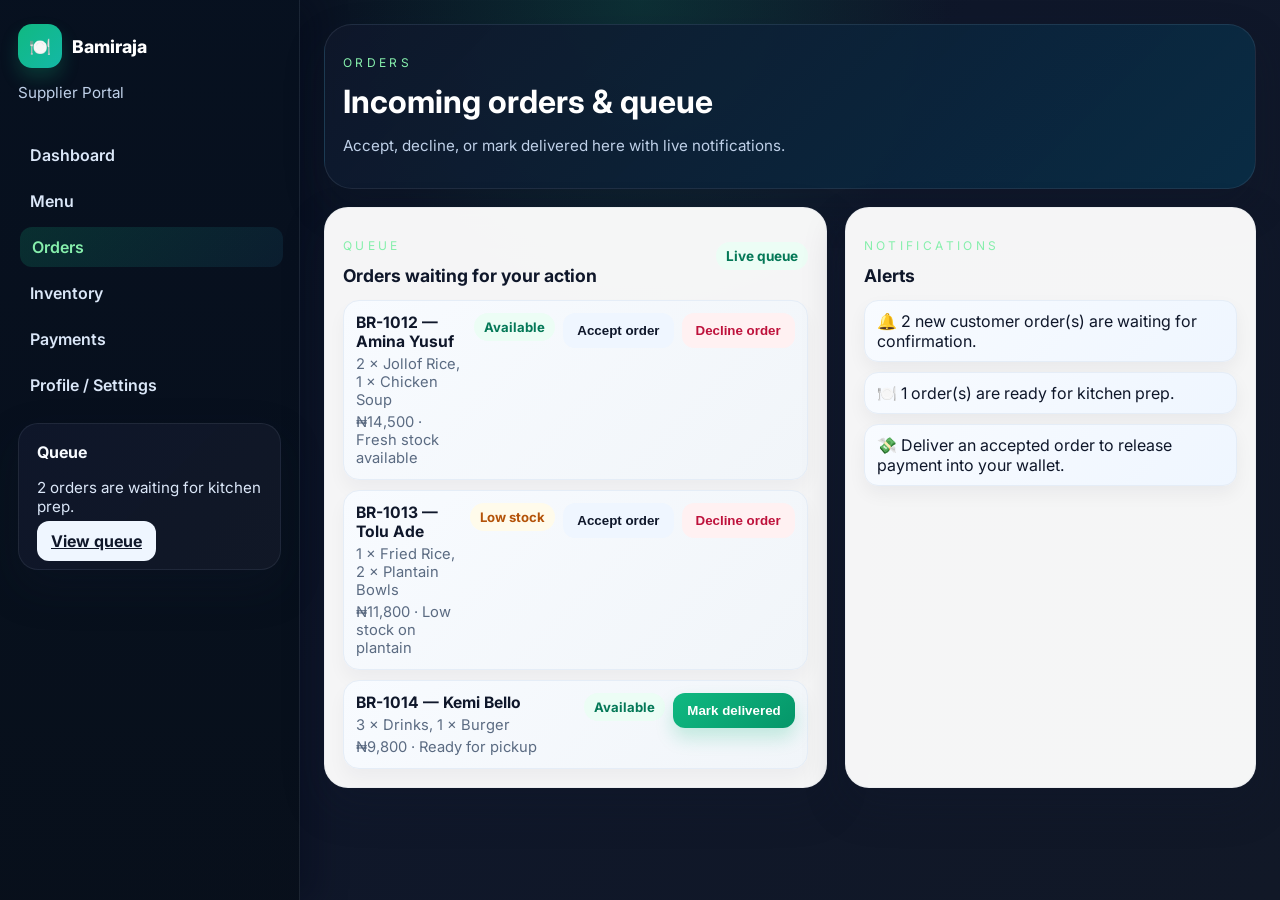
<file: supplier-orders.html>
<!DOCTYPE html>
<html lang="en">
<head>
  <meta charset="UTF-8" />
  <meta name="viewport" content="width=device-width, initial-scale=1.0" />
  <title>Bamiraja Supplier Orders</title>
  <link href="https://fonts.googleapis.com/css2?family=Inter:wght@400;500;600;700;800&display=swap" rel="stylesheet" />
  <link rel="stylesheet" href="supplier.css" />
</head>
<body>
  <div class="app-shell">
    <aside class="sidebar">
      <div>
        <a class="brand" href="welcome.html"><span class="brand-mark">🍽️</span><span>Bamiraja</span></a>
        <p class="muted">Supplier Portal</p>
      </div>
      <nav class="nav-links">
        <a class="nav-link" href="supplier.html">Dashboard</a>
        <a class="nav-link" href="supplier-menu.html">Menu</a>
        <a class="nav-link active" href="supplier-orders.html">Orders</a>
        <a class="nav-link" href="supplier-inventory.html">Inventory</a>
        <a class="nav-link" href="supplier-payments.html">Payments</a>
        <a class="nav-link" href="supplier-settings.html">Profile / Settings</a>
      </nav>
      <div class="card small-card">
        <h3>Queue</h3>
        <p id="queue-note">12 orders waiting for kitchen prep.</p>
        <a class="ghost-btn" href="supplier-orders.html#queue">View queue</a>
      </div>
    </aside>
    <main class="main-content">
      <header class="topbar">
        <div>
          <p class="eyebrow">Orders</p>
          <h1>Incoming orders & queue</h1>
          <p class="muted">Accept, decline, or mark delivered here with live notifications.</p>
        </div>
      </header>
      <section id="queue" class="content-grid two-up">
        <article class="card large-card">
          <div class="card-head"><div><p class="eyebrow">Queue</p><h2>Orders waiting for your action</h2></div><span class="badge">Live queue</span></div>
          <div id="orders-board" class="orders-board"></div>
        </article>
        <article class="card large-card">
          <div class="card-head"><div><p class="eyebrow">Notifications</p><h2>Alerts</h2></div></div>
          <ul id="notification-list" class="mini-list"></ul>
        </article>
      </section>
    </main>
  </div>
  <div id="toast" class="toast" aria-live="polite"></div>
  <script src="supplier.js"></script>
</body>
</html>
</file>
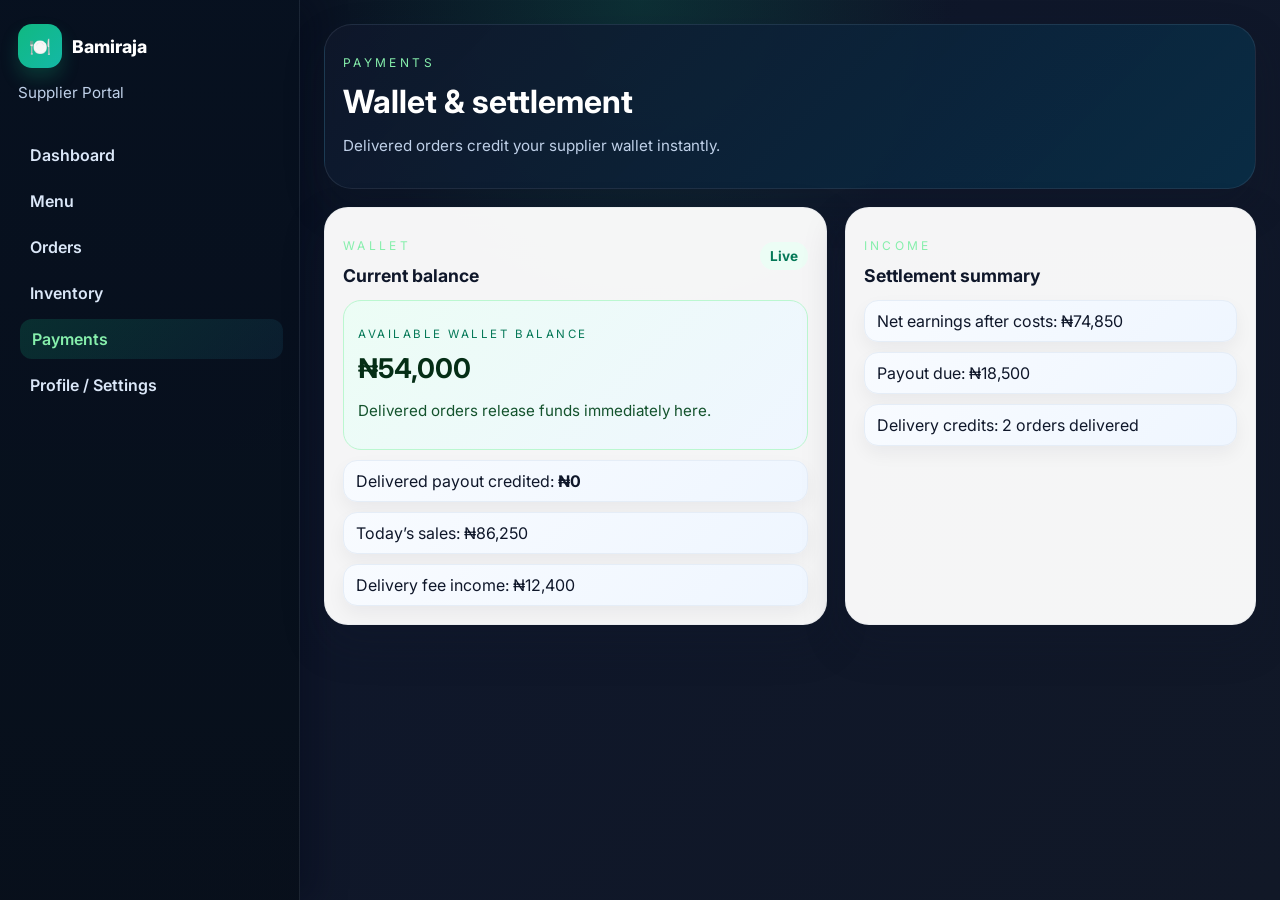
<file: supplier-payments.html>
<!DOCTYPE html>
<html lang="en">
<head>
  <meta charset="UTF-8" />
  <meta name="viewport" content="width=device-width, initial-scale=1.0" />
  <title>Bamiraja Supplier Payments</title>
  <link href="https://fonts.googleapis.com/css2?family=Inter:wght@400;500;600;700;800&display=swap" rel="stylesheet" />
  <link rel="stylesheet" href="supplier.css" />
</head>
<body>
  <div class="app-shell">
    <aside class="sidebar">
      <div>
        <a class="brand" href="welcome.html"><span class="brand-mark">🍽️</span><span>Bamiraja</span></a>
        <p class="muted">Supplier Portal</p>
      </div>
      <nav class="nav-links">
        <a class="nav-link" href="supplier.html">Dashboard</a>
        <a class="nav-link" href="supplier-menu.html">Menu</a>
        <a class="nav-link" href="supplier-orders.html">Orders</a>
        <a class="nav-link" href="supplier-inventory.html">Inventory</a>
        <a class="nav-link active" href="supplier-payments.html">Payments</a>
        <a class="nav-link" href="supplier-settings.html">Profile / Settings</a>
      </nav>
    </aside>
    <main class="main-content">
      <header class="topbar">
        <div>
          <p class="eyebrow">Payments</p>
          <h1>Wallet & settlement</h1>
          <p class="muted">Delivered orders credit your supplier wallet instantly.</p>
        </div>
      </header>
      <section class="content-grid two-up">
        <article class="card large-card">
          <div class="card-head"><div><p class="eyebrow">Wallet</p><h2>Current balance</h2></div><span class="badge">Live</span></div>
          <div class="wallet-card">
            <p class="wallet-label">Available wallet balance</p>
            <strong id="wallet-balance">₦54,000</strong>
            <p class="wallet-note" id="wallet-status">Delivered orders release funds immediately here.</p>
          </div>
          <ul class="mini-list">
            <li>Delivered payout credited: <strong id="wallet-payout">₦0</strong></li>
            <li>Today’s sales: ₦86,250</li>
            <li>Delivery fee income: ₦12,400</li>
          </ul>
        </article>
        <article class="card large-card">
          <div class="card-head"><div><p class="eyebrow">Income</p><h2>Settlement summary</h2></div></div>
          <ul class="mini-list">
            <li>Net earnings after costs: ₦74,850</li>
            <li>Payout due: ₦18,500</li>
            <li>Delivery credits: 2 orders delivered</li>
          </ul>
        </article>
      </section>
    </main>
  </div>
  <div id="toast" class="toast" aria-live="polite"></div>
  <script src="supplier.js"></script>
</body>
</html>
</file>
<file: index.css>
:root {
      --green: #16a34a;
      --green-light: #22c55e;
      --green-soft: rgba(22,163,74,0.10);
      --gold: #f59e0b;
      --dark: #0c1a0e;
      --text: #1a2e1c;
      --muted: #5a7560;
      --surface: #ffffff;
      --bg: #f0faf2;
      --border: rgba(22,163,74,0.14);
      --shadow: 0 32px 80px rgba(12,26,14,0.13);
    }

    *, *::before, *::after { box-sizing: border-box; margin: 0; padding: 0; }

    html, body {
      min-height: 100%;
      font-family: 'DM Sans', sans-serif;
      background: var(--bg);
      color: var(--text);
    }

    body {
      display: flex;
      justify-content: center;
      align-items: flex-start;
      padding: 20px 16px;
      min-height: 100vh;
      background:
        radial-gradient(ellipse 60% 40% at 80% 10%, rgba(22,163,74,0.13) 0%, transparent 70%),
        radial-gradient(ellipse 40% 30% at 10% 80%, rgba(245,158,11,0.08) 0%, transparent 60%),
        linear-gradient(160deg, #f0faf2 0%, #e8f5ea 100%);
    }

    #app-shell {
      width: min(100%, 430px);
      min-height: calc(100vh - 40px);
      background: var(--surface);
      border-radius: 36px;
      overflow: hidden;
      box-shadow: var(--shadow), 0 0 0 1px rgba(22,163,74,0.08);
      position: relative;
      display: flex;
      flex-direction: column;
    }

    /* SCREENS */
    .screen { display: none; flex-direction: column; flex: 1; }
    .screen.active { display: flex; }

    /* ── WELCOME SCREEN ── */
    #screen-welcome {
      background: linear-gradient(170deg, #0c1f0e 0%, #133318 55%, #1a4a20 100%);
      color: white;
      position: relative;
      overflow: hidden;
    }

    #screen-welcome::before {
      content: '';
      position: absolute;
      inset: 0;
      background:
        radial-gradient(ellipse 70% 50% at 50% -10%, rgba(34,197,94,0.25) 0%, transparent 70%),
        radial-gradient(circle at 80% 80%, rgba(245,158,11,0.10) 0%, transparent 50%);
    }

    .hero-bg-img {
      position: absolute;
      inset: 0;
      background-image: url('data:image/svg+xml,%3Csvg xmlns=%22http://www.w3.org/2000/svg%22 viewBox=%220 0 2 2%22%3E%3Crect width=%222%22 height=%222%22 fill=%22%2316a34a%22/%3E%3C/svg%3E');
      background-size: cover;
      background-position: center;
      opacity: 0.12;
    }

    .welcome-content {
      position: relative;
      z-index: 2;
      display: flex;
      flex-direction: column;
      flex: 1;
      padding: 48px 28px 36px;
      justify-content: space-between;
    }

    .logo-area {
      display: flex;
      align-items: center;
      gap: 14px;
    }

    .logo-icon {
      width: 54px;
      height: 54px;
      background: linear-gradient(135deg, #22c55e, #16a34a);
      border-radius: 18px;
      display: flex;
      align-items: center;
      justify-content: center;
      box-shadow: 0 8px 24px rgba(22,163,74,0.4);
      flex-shrink: 0;
    }

    .logo-icon svg { width: 28px; height: 28px; fill: white; }

    .logo-text h1 {
      font-family: 'Sora', sans-serif;
      font-size: 26px;
      font-weight: 800;
      letter-spacing: -0.5px;
      line-height: 1;
      color: white;
    }
    .logo-text span {
      font-size: 11px;
      font-weight: 500;
      color: rgba(255,255,255,0.5);
      letter-spacing: 1.5px;
      text-transform: uppercase;
    }

    .hero-text { text-align: left; }
    .hero-text .eyebrow {
      display: inline-flex;
      align-items: center;
      gap: 6px;
      background: rgba(255,255,255,0.10);
      border: 1px solid rgba(255,255,255,0.14);
      padding: 5px 12px;
      border-radius: 100px;
      font-size: 11px;
      font-weight: 600;
      color: rgba(255,255,255,0.75);
      letter-spacing: 0.5px;
      margin-bottom: 16px;
    }
    .hero-text .eyebrow span { width: 6px; height: 6px; background: #22c55e; border-radius: 50%; display: inline-block; }
    .hero-text h2 {
      font-family: 'Sora', sans-serif;
      font-size: 38px;
      font-weight: 800;
      line-height: 1.1;
      letter-spacing: -1px;
      color: white;
      margin-bottom: 14px;
    }
    .hero-text h2 em {
      font-style: normal;
      color: #4ade80;
    }
    .hero-text p {
      font-size: 14px;
      color: rgba(255,255,255,0.55);
      line-height: 1.7;
      max-width: 300px;
    }

    .food-strip {
      display: flex;
      gap: 10px;
      margin: 24px 0;
      overflow-x: auto;
      scrollbar-width: none;
      padding-bottom: 4px;
    }
    .food-strip::-webkit-scrollbar { display: none; }
    .food-chip {
      flex-shrink: 0;
      display: flex;
      align-items: center;
      gap: 8px;
      background: rgba(255,255,255,0.09);
      border: 1px solid rgba(255,255,255,0.12);
      border-radius: 100px;
      padding: 8px 14px 8px 8px;
      font-size: 12px;
      font-weight: 600;
      color: rgba(255,255,255,0.8);
    }
    .food-chip img { width: 28px; height: 28px; border-radius: 50%; object-fit: cover; }

    .welcome-actions { display: flex; flex-direction: column; gap: 10px; }
    .btn-primary {
      width: 100%;
      background: linear-gradient(135deg, #22c55e, #16a34a);
      color: white;
      border: none;
      border-radius: 18px;
      padding: 16px;
      font-family: 'Sora', sans-serif;
      font-size: 15px;
      font-weight: 700;
      cursor: pointer;
      box-shadow: 0 8px 24px rgba(22,163,74,0.4);
      transition: transform 0.2s, filter 0.2s;
    }
    .btn-primary:hover { transform: translateY(-2px); filter: brightness(1.06); }
    .btn-primary:active { transform: translateY(0); }

    .btn-secondary {
      width: 100%;
      background: rgba(255,255,255,0.10);
      color: white;
      border: 1px solid rgba(255,255,255,0.18);
      border-radius: 18px;
      padding: 16px;
      font-family: 'Sora', sans-serif;
      font-size: 15px;
      font-weight: 600;
      cursor: pointer;
      transition: background 0.2s;
    }
    .btn-secondary:hover { background: rgba(255,255,255,0.16); }

    .portal-links {
      display: grid;
      grid-template-columns: 1fr 1fr 1fr;
      gap: 8px;
      margin-top: 10px;
    }
    .portal-link {
      display: flex;
      flex-direction: column;
      align-items: center;
      gap: 6px;
      background: rgba(255,255,255,0.07);
      border: 1px solid rgba(255,255,255,0.10);
      border-radius: 16px;
      padding: 12px 8px;
      text-decoration: none;
      color: rgba(255,255,255,0.65);
      font-size: 11px;
      font-weight: 600;
      transition: background 0.2s;
    }
    .portal-link:hover { background: rgba(255,255,255,0.14); color: white; }
    .portal-link svg { width: 20px; height: 20px; fill: currentColor; opacity: 0.9; }

    .terms { text-align: center; font-size: 10.5px; color: rgba(255,255,255,0.3); margin-top: 12px; line-height: 1.5; }

    /* ── AUTH SCREENS ── */
    #screen-login, #screen-register {
      background: var(--surface);
      padding: 0;
    }

    .auth-header {
      background: linear-gradient(160deg, #0c1f0e, #1a4a20);
      padding: 36px 28px 32px;
      color: white;
      position: relative;
      overflow: hidden;
    }
    .auth-header::after {
      content: '';
      position: absolute;
      bottom: -20px;
      left: 0; right: 0;
      height: 40px;
      background: var(--surface);
      border-radius: 30px 30px 0 0;
    }

    .back-btn {
      width: 38px; height: 38px;
      background: rgba(255,255,255,0.12);
      border: 1px solid rgba(255,255,255,0.15);
      border-radius: 12px;
      display: flex; align-items: center; justify-content: center;
      cursor: pointer;
      color: white;
      margin-bottom: 20px;
      transition: background 0.2s;
    }
    .back-btn:hover { background: rgba(255,255,255,0.2); }
    .back-btn svg { width: 18px; height: 18px; fill: white; }

    .auth-header h2 {
      font-family: 'Sora', sans-serif;
      font-size: 26px;
      font-weight: 800;
      letter-spacing: -0.5px;
      margin-bottom: 4px;
    }
    .auth-header p { font-size: 13px; color: rgba(255,255,255,0.55); }

    .auth-body { padding: 8px 28px 32px; flex: 1; overflow-y: auto; }

    .form-group { margin-bottom: 16px; }
    .form-label {
      display: block;
      font-size: 11px;
      font-weight: 700;
      color: var(--muted);
      text-transform: uppercase;
      letter-spacing: 0.8px;
      margin-bottom: 7px;
    }
    .input-wrap { position: relative; }
    .input-wrap svg {
      position: absolute;
      left: 14px; top: 50%;
      transform: translateY(-50%);
      width: 18px; height: 18px;
      fill: #9cbbad;
    }
    .form-input {
      width: 100%;
      padding: 13px 14px 13px 42px;
      background: #f6faf7;
      border: 1.5px solid var(--border);
      border-radius: 14px;
      font-family: 'DM Sans', sans-serif;
      font-size: 14px;
      color: var(--text);
      outline: none;
      transition: border-color 0.2s, background 0.2s;
    }
    .form-input:focus { border-color: var(--green); background: white; }
    select.form-input { padding-left: 14px; cursor: pointer; }

    .forgot-link { float: right; font-size: 12px; font-weight: 600; color: var(--green); text-decoration: none; }
    .forgot-link:hover { text-decoration: underline; }

    .auth-submit {
      width: 100%;
      background: linear-gradient(135deg, #22c55e, #16a34a);
      color: white;
      border: none;
      border-radius: 16px;
      padding: 15px;
      font-family: 'Sora', sans-serif;
      font-size: 15px;
      font-weight: 700;
      cursor: pointer;
      margin-top: 8px;
      box-shadow: 0 6px 20px rgba(22,163,74,0.3);
      transition: transform 0.2s, filter 0.2s;
    }
    .auth-submit:hover { transform: translateY(-2px); filter: brightness(1.06); }

    .auth-switch {
      text-align: center;
      margin-top: 20px;
      font-size: 13px;
      color: var(--muted);
    }
    .auth-switch button {
      background: none; border: none;
      color: var(--green); font-weight: 700;
      font-size: 13px; cursor: pointer; font-family: inherit;
    }
    .auth-switch button:hover { text-decoration: underline; }

    /* DIVIDER */
    .form-divider { display: flex; align-items: center; gap: 10px; margin: 18px 0; }
    .form-divider span { font-size: 11px; color: #b0c4b8; font-weight: 500; }
    .form-divider::before, .form-divider::after { content: ''; flex: 1; height: 1px; background: var(--border); }

    /* ── LOADING SCREEN ── */
    #screen-loading {
      background: linear-gradient(170deg, #0c1f0e 0%, #133318 55%, #1a4a20 100%);
      color: white;
      position: relative;
      overflow: hidden;
      justify-content: space-between;
    }

    #screen-loading::before {
      content: '';
      position: absolute;
      inset: 0;
      background:
        radial-gradient(ellipse 70% 50% at 50% -10%, rgba(34,197,94,0.25) 0%, transparent 70%),
        radial-gradient(circle at 80% 80%, rgba(245,158,11,0.10) 0%, transparent 50%);
      pointer-events: none;
    }

    .loading-content {
      position: relative;
      z-index: 2;
      flex: 1;
      display: flex;
      flex-direction: column;
      align-items: center;
      justify-content: center;
      padding: 48px 28px 24px;
      gap: 0;
    }

    .loading-logo {
      position: relative;
      width: 90px;
      height: 90px;
      display: flex;
      align-items: center;
      justify-content: center;
      margin-bottom: 28px;
    }

    .loading-icon {
      width: 72px;
      height: 72px;
      background: linear-gradient(135deg, #22c55e, #16a34a);
      border-radius: 24px;
      display: flex;
      align-items: center;
      justify-content: center;
      box-shadow: 0 12px 36px rgba(22,163,74,0.45);
      position: relative;
      z-index: 2;
      animation: loading-icon-pop 0.6s cubic-bezier(0.34,1.56,0.64,1) both;
    }

    .loading-icon svg {
      width: 36px;
      height: 36px;
      fill: white;
    }

    .loading-pulse-ring {
      position: absolute;
      inset: -8px;
      border-radius: 30px;
      border: 2px solid rgba(34,197,94,0.35);
      animation: loading-pulse 2s ease-out infinite;
    }

    .loading-pulse-ring.delay {
      animation-delay: 0.7s;
    }

    @keyframes loading-pulse {
      0%   { transform: scale(1); opacity: 0.7; }
      100% { transform: scale(1.5); opacity: 0; }
    }

    @keyframes loading-icon-pop {
      0%   { transform: scale(0.6); opacity: 0; }
      100% { transform: scale(1); opacity: 1; }
    }

    .loading-brand {
      font-family: 'Sora', sans-serif;
      font-size: 36px;
      font-weight: 800;
      letter-spacing: -1px;
      color: white;
      margin-bottom: 6px;
      animation: loading-fade-up 0.5s 0.3s ease both;
    }

    .loading-tagline {
      font-size: 13px;
      color: rgba(255,255,255,0.5);
      font-weight: 500;
      letter-spacing: 0.3px;
      margin-bottom: 40px;
      animation: loading-fade-up 0.5s 0.45s ease both;
    }

    @keyframes loading-fade-up {
      0%   { transform: translateY(10px); opacity: 0; }
      100% { transform: translateY(0);    opacity: 1; }
    }

    .loading-bar-wrap {
      width: 180px;
      height: 4px;
      background: rgba(255,255,255,0.12);
      border-radius: 100px;
      overflow: hidden;
      margin-bottom: 14px;
      animation: loading-fade-up 0.5s 0.55s ease both;
    }

    .loading-bar {
      height: 100%;
      width: 0%;
      background: linear-gradient(90deg, #22c55e, #4ade80);
      border-radius: 100px;
      transition: width 0.3s ease;
    }

    .loading-hint {
      font-size: 12px;
      color: rgba(255,255,255,0.38);
      font-weight: 500;
      animation: loading-fade-up 0.5s 0.6s ease both;
      min-height: 18px;
    }

    .loading-footer {
      position: relative;
      z-index: 2;
      text-align: center;
      padding: 20px 28px 32px;
      font-size: 12px;
      color: rgba(255,255,255,0.3);
      font-weight: 500;
      letter-spacing: 0.3px;
    }

    /* fade-out transition */
    #screen-loading.fade-out {
      animation: screen-fade-out 0.5s ease forwards;
    }

    @keyframes screen-fade-out {
      0%   { opacity: 1; }
      100% { opacity: 0; pointer-events: none; }
    }
</file>
<file: customer.css>
:root {
      --green: #16a34a; --green-l: #22c55e; --green-soft: rgba(22,163,74,0.10);
      --gold: #f59e0b; --dark: #0c1a0e; --text: #1a2e1c; --muted: #5a7560;
      --surface: #ffffff; --bg: #f2f8f4; --border: rgba(22,163,74,0.12);
      --shadow: 0 24px 70px rgba(12,26,14,0.10);
    }
    *, *::before, *::after { box-sizing: border-box; margin: 0; padding: 0; }
    html, body { min-height: 100%; font-family: 'DM Sans', sans-serif; background: var(--bg); color: var(--text); }
    body { display: flex; justify-content: center; padding: 20px 14px; min-height: 100vh;
      background: radial-gradient(ellipse 60% 40% at 80% 5%, rgba(22,163,74,0.11) 0%, transparent 60%), linear-gradient(160deg, #f2f8f4 0%, #eaf4f0 100%); }

    #app-shell {
      width: min(100%, 430px); min-height: calc(100vh - 40px);
      background: var(--surface); border-radius: 36px; overflow: hidden;
      box-shadow: var(--shadow), 0 0 0 1px rgba(22,163,74,0.07);
      display: flex; flex-direction: column; position: relative;
    }

    .page { display: none; flex-direction: column; flex: 1; overflow-y: auto; padding-bottom: 90px; }
    .page.active { display: flex; }

    /* ─── HEADER ─── */
    .app-header {
      padding: 20px 20px 14px;
      background: white;
      position: sticky; top: 0; z-index: 20;
      border-bottom: 1px solid var(--border);
    }
    .header-top { display: flex; align-items: center; justify-content: space-between; margin-bottom: 12px; }
    .header-logo { display: flex; align-items: center; gap: 10px; }
    .logo-mark {
      width: 36px; height: 36px;
      background: linear-gradient(135deg, #22c55e, #16a34a);
      border-radius: 12px; display: flex; align-items: center; justify-content: center;
      box-shadow: 0 4px 12px rgba(22,163,74,0.3);
    }
    .logo-mark svg { width: 18px; height: 18px; fill: white; }
    .logo-name { font-family: 'Sora', sans-serif; font-weight: 800; font-size: 18px; color: var(--text); }
    .header-actions { display: flex; align-items: center; gap: 8px; }
    .icon-btn {
      width: 38px; height: 38px; border: none; background: var(--bg);
      border-radius: 12px; cursor: pointer; display: flex; align-items: center; justify-content: center;
      color: var(--muted); transition: background 0.2s;
    }
    .icon-btn:hover { background: var(--green-soft); color: var(--green); }
    .icon-btn svg { width: 20px; height: 20px; fill: currentColor; }
    .notif-dot {
      position: relative;
    }
    .notif-dot::after {
      content: ''; position: absolute; top: 6px; right: 6px;
      width: 8px; height: 8px; background: #ef4444; border-radius: 50%; border: 2px solid white;
    }

    .location-bar {
      display: flex; align-items: center; gap: 8px;
      background: var(--bg); border-radius: 14px; padding: 10px 14px;
    }
    .location-bar svg { width: 16px; height: 16px; fill: var(--green); flex-shrink: 0; }
    .location-bar span { font-size: 13px; font-weight: 500; color: var(--text); flex: 1; }
    .location-bar small { font-size: 11px; color: var(--muted); }

    /* ─── SEARCH ─── */
    .search-wrap { padding: 16px 20px 0; }
    .search-box {
      display: flex; align-items: center; gap: 10px;
      background: var(--bg); border: 1.5px solid var(--border);
      border-radius: 16px; padding: 12px 16px;
    }
    .search-box svg { width: 18px; height: 18px; fill: #9cbbad; flex-shrink: 0; }
    .search-box input {
      background: none; border: none; outline: none; flex: 1;
      font-family: 'DM Sans', sans-serif; font-size: 14px; color: var(--text);
    }
    .search-box input::placeholder { color: #aabdb3; }

    /* ─── HERO BANNER ─── */
    .hero-banner {
      margin: 16px 20px;
      background: linear-gradient(135deg, #0c1f0e, #1a4a20);
      border-radius: 24px; padding: 24px 20px;
      position: relative; overflow: hidden;
      min-height: 150px; display: flex; align-items: flex-end;
    }
    .hero-banner::before {
      content: '';
      position: absolute; inset: 0;
      background-image: url('data:image/svg+xml,%3Csvg xmlns=%22http://www.w3.org/2000/svg%22 viewBox=%220 0 2 2%22%3E%3Crect width=%222%22 height=%222%22 fill=%22%2316a34a%22/%3E%3C/svg%3E');
      background-size: cover; background-position: center;
      opacity: 0.30;
    }
    .hero-banner-text { position: relative; z-index: 1; }
    .hero-spot {
      position: absolute; top: 22px; right: 20px;
      width: 60px; height: 60px;
      border-radius: 50%; background: rgba(255,255,255,0.16);
      display: flex; align-items: center; justify-content: center;
      color: white; z-index: 1;
    }
    .hero-spot svg { width: 28px; height: 28px; }
    .hero-banner .badge {
      display: inline-block; background: var(--gold);
      color: #422006; font-size: 10px; font-weight: 700;
      padding: 4px 10px; border-radius: 100px; margin-bottom: 8px;
      text-transform: uppercase; letter-spacing: 0.5px;
    }
    .hero-banner h3 { font-family: 'Sora', sans-serif; font-size: 20px; font-weight: 800; color: white; line-height: 1.2; }
    .hero-banner p { font-size: 12px; color: rgba(255,255,255,0.6); margin-top: 4px; }

    /* ─── SECTION ─── */
    .section { padding: 20px 20px 0; }
    .section-head { display: flex; align-items: center; justify-content: space-between; margin-bottom: 14px; }
    .section-head h4 { font-family: 'Sora', sans-serif; font-weight: 700; font-size: 16px; }
    .section-head a { font-size: 12px; font-weight: 600; color: var(--green); text-decoration: none; }

    /* ─── CATEGORY CHIPS ─── */
    .cat-scroll { display: flex; gap: 10px; overflow-x: auto; scrollbar-width: none; padding-bottom: 2px; }
    .cat-scroll::-webkit-scrollbar { display: none; }
    .cat-chip {
      flex-shrink: 0; display: flex; flex-direction: column; align-items: center; gap: 6px;
      padding: 12px 16px; background: var(--bg); border: 1.5px solid var(--border);
      border-radius: 18px; cursor: pointer; transition: all 0.2s;
    }
    .cat-chip.active { background: var(--green-soft); border-color: var(--green); }
    .cat-chip img { width: 36px; height: 36px; border-radius: 50%; object-fit: cover; }
    .cat-chip span { font-size: 11px; font-weight: 600; color: var(--muted); white-space: nowrap; }
    .cat-chip.active span { color: var(--green); }

    /* ─── RESTAURANT CARDS ─── */
    .restaurant-list { display: flex; flex-direction: column; gap: 16px; }
    .r-card {
      background: white; border: 1px solid var(--border); border-radius: 22px;
      overflow: hidden; cursor: pointer; transition: transform 0.2s, box-shadow 0.2s;
      box-shadow: 0 4px 16px rgba(12,26,14,0.05);
    }
    .r-card:hover { transform: translateY(-2px); box-shadow: 0 12px 32px rgba(12,26,14,0.10); }
    .r-card-img { position: relative; height: 160px; overflow: hidden; }
    .r-card-img img { width: 100%; height: 100%; object-fit: cover; }
    .r-card-badge {
      position: absolute; top: 10px; left: 10px;
      background: white; border-radius: 100px; padding: 4px 10px;
      font-size: 11px; font-weight: 700; color: var(--text);
      box-shadow: 0 2px 8px rgba(0,0,0,0.15);
    }
    .r-card-fav {
      position: absolute; top: 10px; right: 10px;
      width: 32px; height: 32px; background: white; border-radius: 50%;
      display: flex; align-items: center; justify-content: center;
      box-shadow: 0 2px 8px rgba(0,0,0,0.15);
    }
    .r-card-fav svg { width: 16px; height: 16px; fill: #ef4444; }
    .r-card-body { padding: 14px 16px; }
    .r-card-body h5 { font-family: 'Sora', sans-serif; font-weight: 700; font-size: 15px; margin-bottom: 6px; }
    .r-card-meta { display: flex; align-items: center; gap: 12px; flex-wrap: wrap; }
    .r-meta-item { display: flex; align-items: center; gap: 4px; font-size: 12px; color: var(--muted); }
    .r-meta-item svg { width: 14px; height: 14px; fill: currentColor; }
    .r-meta-item.star { color: var(--gold); }

    /* ─── RESTAURANT DETAIL PAGE ─── */
    .rest-hero { position: relative; height: 220px; overflow: hidden; }
    .rest-hero img { width: 100%; height: 100%; object-fit: cover; }
    .rest-hero-overlay {
      position: absolute; inset: 0;
      background: linear-gradient(to top, rgba(12,26,14,0.75) 30%, transparent 100%);
      display: flex; flex-direction: column; justify-content: flex-end; padding: 20px;
    }
    .rest-hero-overlay h2 { font-family: 'Sora', sans-serif; font-weight: 800; font-size: 22px; color: white; }
    .rest-hero-overlay p { font-size: 13px; color: rgba(255,255,255,0.7); margin-top: 4px; }

    .back-float {
      position: absolute; top: 14px; left: 14px; z-index: 5;
      width: 38px; height: 38px; background: white; border-radius: 12px;
      border: none; cursor: pointer; display: flex; align-items: center; justify-content: center;
      box-shadow: 0 4px 12px rgba(0,0,0,0.15);
    }
    .back-float svg { width: 20px; height: 20px; fill: var(--text); }

    .menu-section { padding: 16px 20px 0; }
    .menu-item {
      display: flex; gap: 12px; padding: 14px 0;
      border-bottom: 1px solid var(--border);
    }
    .menu-item:last-child { border-bottom: none; }
    .menu-item-img { width: 80px; height: 80px; border-radius: 16px; object-fit: cover; flex-shrink: 0; }
    .menu-item-info { flex: 1; }
    .menu-item-info h5 { font-family: 'Sora', sans-serif; font-weight: 700; font-size: 14px; }
    .menu-item-info p { font-size: 12px; color: var(--muted); margin: 4px 0 8px; line-height: 1.5; }
    .menu-item-footer { display: flex; align-items: center; justify-content: space-between; }
    .menu-price { font-family: 'Sora', sans-serif; font-weight: 700; font-size: 15px; color: var(--text); }
    .add-btn {
      width: 34px; height: 34px; background: var(--green); border: none; border-radius: 10px;
      cursor: pointer; display: flex; align-items: center; justify-content: center;
      box-shadow: 0 4px 12px rgba(22,163,74,0.3); transition: transform 0.2s;
    }
    .add-btn:hover { transform: scale(1.1); }
    .add-btn svg { width: 18px; height: 18px; fill: white; }

    .qty-controls {
      display: flex; align-items: center; gap: 10px;
      background: var(--bg); border: 1px solid var(--border);
      border-radius: 14px; padding: 4px 6px;
    }
    .qty-btn {
      width: 32px; height: 32px; border: none; border-radius: 12px;
      background: var(--green); color: white; font-size: 18px; font-weight: 700;
      cursor: pointer; display: grid; place-items: center;
      transition: transform 0.2s, background 0.2s;
    }
    .qty-btn:hover { transform: scale(1.03); background: #13a34a; }
    .qty-display {
      min-width: 26px; text-align: center; font-family: 'Sora', sans-serif;
      font-weight: 700; color: var(--text);
    }

    /* ─── BASKET BAR ─── */
    .basket-bar {
      margin: 16px 20px;
      background: linear-gradient(135deg, #16a34a, #22c55e);
      border-radius: 18px; padding: 14px 16px;
      display: flex; align-items: center; justify-content: space-between;
      cursor: pointer; box-shadow: 0 6px 24px rgba(22,163,74,0.35);
      transition: transform 0.2s;
    }
    .basket-bar:hover { transform: translateY(-2px); }
    .basket-bar-left { display: flex; align-items: center; gap: 10px; }
    .basket-count-badge {
      background: rgba(255,255,255,0.25); color: white;
      font-weight: 700; font-size: 12px;
      width: 26px; height: 26px; border-radius: 8px;
      display: flex; align-items: center; justify-content: center;
    }
    .basket-bar span { color: white; font-weight: 600; font-size: 14px; }
    .basket-bar strong { color: white; font-family: 'Sora', sans-serif; font-weight: 700; font-size: 14px; }

    .cart-list { min-height: 180px; display: flex; flex-direction: column; gap: 14px; }
    .cart-empty { background: var(--bg); border: 1.5px dashed var(--border); border-radius: 20px; padding: 28px 20px; text-align: center; color: var(--muted); }
    .cart-empty p { margin-bottom: 8px; font-weight: 700; }
    .cart-item { display: flex; align-items: center; justify-content: space-between; gap: 12px; background: white; border-radius: 20px; border: 1px solid var(--border); padding: 14px; }
    .cart-item-info { flex: 1; }
    .cart-item-info h5 { font-family: 'Sora', sans-serif; font-size: 14px; font-weight: 700; margin-bottom: 4px; }
    .cart-item-info p { font-size: 12px; color: var(--muted); }

    /* ─── CHECKOUT PAGE ─── */
    .checkout-header {
      padding: 20px 20px 16px;
      background: white; border-bottom: 1px solid var(--border);
      display: flex; align-items: center; gap: 12px;
    }
    .checkout-header h3 { font-family: 'Sora', sans-serif; font-weight: 700; font-size: 18px; }

    .checkout-section { padding: 16px 20px 0; }
    .checkout-section h4 { font-family: 'Sora', sans-serif; font-weight: 700; font-size: 14px; color: var(--muted); text-transform: uppercase; letter-spacing: 0.5px; margin-bottom: 12px; }

    .delivery-card {
      background: var(--bg); border: 1.5px solid var(--border); border-radius: 18px;
      padding: 16px; display: flex; align-items: flex-start; gap: 12px;
    }
    .delivery-card-icon {
      width: 40px; height: 40px; background: var(--green-soft); border-radius: 12px;
      display: flex; align-items: center; justify-content: center; flex-shrink: 0;
    }
    .delivery-card-icon svg { width: 20px; height: 20px; fill: var(--green); }
    .delivery-card-text h5 { font-weight: 600; font-size: 14px; }
    .delivery-card-text p { font-size: 12px; color: var(--muted); margin-top: 3px; }
    .order-card-row {
      display: flex; align-items: center; justify-content: space-between;
      width: 100%; gap: 12px;
    }

    .payment-panel {
      display: flex; flex-direction: column; gap: 12px;
      background: var(--bg); border: 1.5px solid var(--border);
      border-radius: 18px; padding: 16px;
    }
    .payment-option {
      display: flex; align-items: center; justify-content: space-between;
      border: 1px solid transparent; border-radius: 18px; padding: 14px;
      cursor: pointer; transition: border-color 0.2s, background 0.2s;
      background: white;
    }
    .payment-option div { display: flex; align-items: center; gap: 12px; }
    .payment-option span.material-icons-outlines { font-size: 24px; color: var(--green); }
    .payment-option small { display: block; font-size: 12px; color: var(--muted); }
    .payment-option input { accent-color: var(--green); }
    .payment-option.featured { background: rgba(22,163,74,0.08); border-color: rgba(22,163,74,0.24); }

    .wallet-card { background: linear-gradient(135deg, #f0fff7, #eff6ff); border: 1px solid rgba(22,163,74,0.16); border-radius: 18px; padding: 14px; margin-bottom: 10px; }
    .customer-wallet-card { margin-bottom: 12px; }
    .wallet-card-head { display:flex; justify-content:space-between; align-items:flex-start; gap:10px; }
    .wallet-label { text-transform: uppercase; letter-spacing: 0.16em; font-size: 10px; color: #047857; font-weight: 700; }
    .wallet-card strong { display:block; font-size: 1.35rem; color: #052e16; margin-top: 4px; }
    .wallet-toggle-btn { border: none; border-radius: 999px; background: #dcfce7; color: #166534; padding: 7px 10px; font-size: 11px; font-weight: 700; cursor: pointer; }
    .wallet-note { color: #14532d; font-size: 12px; margin-top: 6px; }
    .wallet-badge { display:inline-flex; margin-top:8px; padding:4px 8px; border-radius:999px; background: rgba(22,163,74,0.12); color: #166534; font-size: 11px; font-weight: 700; }
    .wallet-history-list { list-style:none; display:flex; flex-direction:column; gap:6px; margin-top:10px; }
    .wallet-history-item { display:flex; justify-content:space-between; align-items:center; gap:8px; background: rgba(255,255,255,0.8); border:1px solid rgba(22,163,74,0.12); border-radius: 12px; padding: 8px 10px; font-size: 12px; color: var(--text); }
    .wallet-history-item strong.positive { color: #15803d; }
    .wallet-history-item strong.negative { color: #b91c1c; }

    .bg-gray-50 { background: #f8fafc; }

    .center-button {
      margin: 20px;
      width: calc(100% - 40px);
      padding: 16px 0;
      background: linear-gradient(135deg, #16a34a, #22c55e);
      color: white;
      border: none;
      border-radius: 18px;
      font-family: 'Sora', sans-serif;
      font-weight: 700;
      cursor: pointer;
      box-shadow: 0 6px 18px rgba(22,163,74,0.25);
    }

    .pill {
      display: inline-flex; align-items: center; justify-content: center;
      padding: 6px 12px; border-radius: 999px;
      background: rgba(22,163,74,0.12); color: var(--green);
      font-size: 12px; font-weight: 700;
    }

    .order-summary { background: var(--bg); border-radius: 18px; padding: 16px; }
    .summary-row { display: flex; justify-content: space-between; padding: 8px 0; font-size: 14px; }
    .summary-row:not(:last-child) { border-bottom: 1px solid var(--border); }
    .summary-row.total { font-family: 'Sora', sans-serif; font-weight: 700; font-size: 16px; }

    .pay-btn {
      margin: 16px 20px 0;
      width: calc(100% - 40px); padding: 16px;
      background: linear-gradient(135deg, #22c55e, #16a34a);
      color: white; border: none; border-radius: 18px;
      font-family: 'Sora', sans-serif; font-weight: 700; font-size: 15px;
      cursor: pointer; box-shadow: 0 6px 20px rgba(22,163,74,0.3);
      transition: transform 0.2s;
    }
    .pay-btn:hover { transform: translateY(-2px); }

    /* ─── TRACKING PAGE ─── */
    .track-map {
      height: 240px; background: linear-gradient(135deg, #e8f5ea, #d1fae5);
      position: relative; overflow: hidden;
    }
    .track-map img { width: 100%; height: 100%; object-fit: cover; opacity: 0.4; }
    .track-map-overlay { position: absolute; inset: 0; display: flex; align-items: center; justify-content: center; }
    .pulse-rider {
      width: 48px; height: 48px; background: var(--green); border-radius: 50%;
      display: flex; align-items: center; justify-content: center;
      box-shadow: 0 0 0 0 rgba(22,163,74,0.4);
      animation: pulse-green 2s infinite;
    }
    @keyframes pulse-green {
      0% { box-shadow: 0 0 0 0 rgba(22,163,74,0.4); }
      70% { box-shadow: 0 0 0 20px rgba(22,163,74,0); }
      100% { box-shadow: 0 0 0 0 rgba(22,163,74,0); }
    }
    .pulse-rider svg { width: 24px; height: 24px; fill: white; }

    .track-info { padding: 20px; }
    .track-status { font-family: 'Sora', sans-serif; font-weight: 700; font-size: 20px; margin-bottom: 6px; }
    .track-sub { font-size: 13px; color: var(--muted); margin-bottom: 20px; }

    .track-steps { display: flex; flex-direction: column; gap: 0; }
    .track-step { display: flex; gap: 12px; align-items: flex-start; padding-bottom: 20px; position: relative; }
    .track-step:not(:last-child)::after {
      content: ''; position: absolute; left: 14px; top: 30px;
      width: 2px; height: calc(100% - 10px); background: var(--border);
    }
    .track-step.done::after { background: var(--green); }
    .step-dot {
      width: 28px; height: 28px; border-radius: 50%; flex-shrink: 0;
      display: flex; align-items: center; justify-content: center;
      background: var(--bg); border: 2px solid var(--border);
    }
    .track-step.done .step-dot { background: var(--green); border-color: var(--green); }
    .track-step.active .step-dot { background: var(--gold); border-color: var(--gold); }
    .step-dot svg { width: 14px; height: 14px; fill: white; }
    .step-text h5 { font-weight: 600; font-size: 14px; }
    .step-text p { font-size: 12px; color: var(--muted); }

    .rider-card {
      margin: 0 20px 16px;
      background: var(--bg); border: 1.5px solid var(--border); border-radius: 20px;
      padding: 14px 16px; display: flex; align-items: center; gap: 12px;
    }
    .rider-avatar { width: 46px; height: 46px; border-radius: 50%; object-fit: cover; border: 2px solid var(--green); }
    .rider-info { flex: 1; }
    .rider-info h5 { font-weight: 700; font-size: 14px; }
    .rider-info p { font-size: 12px; color: var(--muted); }
    .call-btn {
      width: 40px; height: 40px; background: var(--green-soft); border: none; border-radius: 12px;
      cursor: pointer; display: flex; align-items: center; justify-content: center;
    }
    .call-btn svg { width: 18px; height: 18px; fill: var(--green); }

    /* ─── BOTTOM NAV ─── */
    #bottom-bar {
      position: absolute; bottom: 0; left: 0; right: 0; z-index: 30;
      background: rgba(255,255,255,0.98); backdrop-filter: blur(12px);
      border-top: 1px solid var(--border);
      padding: 10px 20px 14px;
      display: flex; justify-content: space-around;
    }
    .nav-btn {
      display: flex; flex-direction: column; align-items: center; gap: 4px;
      background: none; border: none; cursor: pointer; padding: 6px 12px;
      color: #a0b8a8; font-size: 10px; font-weight: 600;
      transition: color 0.2s;
    }
    .nav-btn svg { width: 22px; height: 22px; fill: currentColor; }
    .nav-btn.active { color: var(--green); }
</file>
<file: supplier.css>
:root {
  color-scheme: light;
  --bg: #07111f;
  --text: #0f172a;
  --muted: #5b6b82;
  --card: rgba(255,255,255,0.96);
  --accent: #10b981;
  --accent-2: #059669;
  --warn: #f59e0b;
  font-family: 'Inter', sans-serif;
}

* { box-sizing: border-box; }
html { scroll-behavior: smooth; }
section { scroll-margin-top: 18px; }
body {
  margin: 0;
  min-height: 100vh;
  color: var(--text);
  background:
    radial-gradient(circle at top, rgba(16,185,129,0.16), transparent 28%),
    linear-gradient(135deg, #07111f 0%, #0f172a 45%, #111827 100%);
}

.app-shell { display: flex; min-height: 100vh; }
.sidebar {
  width: 300px;
  background: linear-gradient(180deg, rgba(7,17,31,0.98), rgba(8,15,27,0.97));
  color: #e5eefb;
  padding: 24px 18px;
  display: flex;
  flex-direction: column;
  gap: 18px;
  border-right: 1px solid rgba(148,163,184,0.14);
  box-shadow: 14px 0 30px rgba(2,6,23,0.35);
}
.brand { display:flex; align-items:center; gap:10px; text-decoration:none; color:#fff; font-size:1.1rem; font-weight:800; }
.brand-mark { width: 44px; height: 44px; border-radius: 14px; display:grid; place-items:center; background: linear-gradient(135deg, #10b981, #14b8a6); box-shadow: 0 10px 18px rgba(16,185,129,0.22); }
.muted { color: #bfd0e8; font-size: 0.95rem; }
.nav-links { display:flex; flex-direction:column; gap:6px; }
.nav-link {
  text-decoration:none; color:#dbe7f8; padding:10px 12px; border-radius:12px; font-weight:600;
  transition: transform 120ms ease, background 120ms ease, color 120ms ease;
}
.nav-link.active, .nav-link:hover {
  background: linear-gradient(135deg, rgba(16,185,129,0.18), rgba(56,189,248,0.08));
  color: #86efac; transform: translateX(2px);
}

.main-content { flex:1; padding: 24px; display:flex; flex-direction:column; gap: 18px; }
.topbar {
  display:flex; justify-content:space-between; align-items:flex-start; gap: 16px; color:#fff;
  padding: 18px; border-radius: 28px;
  background: linear-gradient(135deg, rgba(15,23,42,0.92), rgba(8,47,73,0.86));
  border: 1px solid rgba(148,163,184,0.14);
  box-shadow: 0 18px 40px rgba(15,23,42,0.24);
}
.eyebrow { text-transform: uppercase; letter-spacing: 0.28em; font-size: 0.75rem; color: #86efac; }
.topbar h1 { margin: 6px 0; font-size: 2rem; }
.topbar-actions { display:flex; gap:10px; flex-wrap:wrap; }

.card {
  background: var(--card); border-radius: 24px; padding: 18px;
  box-shadow: 0 18px 40px rgba(15,23,42,0.25);
  border: 1px solid rgba(148,163,184,0.10);
  transition: transform 150ms ease, box-shadow 150ms ease;
}
.card:hover { transform: translateY(-2px); box-shadow: 0 22px 44px rgba(15,23,42,0.32); }
.small-card {
  background: linear-gradient(135deg, rgba(15,23,42,0.96), rgba(17,24,39,0.98));
  color: #f8fbff; border: 1px solid rgba(148,163,184,0.12);
  border-radius: 20px;
}
.small-card h3 { margin-top: 0; margin-bottom: 8px; font-size: 1rem; }
.small-card p { color: #dbe7f8; font-size: 0.95rem; }

.stats-grid, .content-grid { display:grid; gap:18px; }
.stats-grid { grid-template-columns: repeat(4, 1fr); }
.content-grid { grid-template-columns: repeat(2, 1fr); }
.content-grid.two-up { grid-template-columns: 1.1fr 0.9fr; }

.stat-card {
  background: linear-gradient(145deg, #ffffff 0%, #f8fbff 100%);
  position: relative; overflow: hidden;
}
.stat-card::after {
  content: ""; position: absolute; inset: 0;
  background: linear-gradient(135deg, rgba(16,185,129,0.08), transparent 30%);
  pointer-events: none;
}
.stat-card p { color: var(--muted); font-size: 0.92rem; margin:0 0 6px; position: relative; z-index: 1; }
.stat-card strong { display:block; font-size: 1.7rem; color: #0f172a; position: relative; z-index: 1; }
.stat-card .up { color: #059669; font-size: 0.9rem; position: relative; z-index: 1; }
.stat-card .warn { color: #b45309; font-size: 0.9rem; position: relative; z-index: 1; }

.card-head { display:flex; justify-content:space-between; align-items:center; gap:10px; margin-bottom: 14px; }
.card-head h2 { margin: 4px 0 0; font-size: 1.1rem; color: #0f172a; }
.badge { background: #ecfdf5; color: #047857; border-radius: 999px; padding: 6px 10px; font-size: 0.85rem; font-weight:700; }

.primary-btn, .ghost-btn, .danger-btn { border: 0; border-radius: 12px; padding: 10px 14px; font-weight: 700; cursor: pointer; transition: transform 120ms ease, opacity 120ms ease; }
.primary-btn:hover, .ghost-btn:hover, .danger-btn:hover { transform: translateY(-1px); }
.primary-btn { background: linear-gradient(135deg, var(--accent), var(--accent-2)); color: #fff; box-shadow: 0 10px 18px rgba(16,185,129,0.22); }
.ghost-btn { background: #eff6ff; color: #0f172a; }
.danger-btn { background: #fff1f2; color: #be123c; }
.full { width: 100%; }

.stock-form { display:grid; gap:10px; }
.stock-form input { border: 1px solid #dbe4f0; border-radius: 12px; padding: 10px 12px; font: inherit; background: #fff; }
.helper-text { color: var(--muted); font-size: 0.92rem; margin-top: 10px; }

.mini-list { list-style:none; padding:0; margin:0; display:flex; flex-direction:column; gap:10px; }
.mini-list li {
  padding: 10px 12px; border-radius: 14px; background: linear-gradient(135deg, #f8fbff, #eff6ff);
  color: #0f172a; border: 1px solid #e5edf7;
  box-shadow: 0 8px 18px rgba(15,23,42,0.05);
}
.mini-list li:hover { border-color: #bfdbfe; background: linear-gradient(135deg, #eff6ff, #f0fdf4); }

.orders-board { display:flex; flex-direction:column; gap:10px; }
.order-row {
  display:grid; grid-template-columns: 1fr auto; gap:12px; padding: 12px;
  border-radius: 16px; background: linear-gradient(135deg, #f8fbff, #f1f5f9);
  border: 1px solid #e5edf7; box-shadow: 0 10px 18px rgba(15,23,42,0.04);
}
.order-meta strong { display:block; font-size: 0.98rem; }
.order-meta p { margin: 4px 0 0; color: var(--muted); font-size: 0.92rem; }
.order-actions { display:flex; gap:8px; align-items:start; flex-wrap:wrap; justify-content:flex-end; }
.order-status { font-size: 0.82rem; font-weight: 700; color: #047857; background: #ecfdf5; border-radius: 999px; padding: 6px 10px; }
.order-status.low { color: #b45309; background: #fffbeb; }
.order-status.cancelled { color: #be123c; background: #fff1f2; }

.wallet-card {
  border-radius: 18px;
  background: linear-gradient(135deg, #ecfdf5 0%, #eff6ff 100%);
  padding: 14px;
  border: 1px solid #bbf7d0;
  margin-bottom: 10px;
}
.wallet-label { text-transform: uppercase; letter-spacing: 0.22em; font-size: 0.72rem; color: #047857; }
.wallet-card strong { font-size: 1.7rem; color: #052e16; }
.wallet-note { color: #14532d; font-size: 0.95rem; }
.profile-box { display:flex; gap:12px; align-items:center; margin-bottom: 10px; }
.avatar-pill { width: 56px; height: 56px; border-radius: 16px; display:grid; place-items:center; background: linear-gradient(135deg, #0f766e, #10b981); color:#fff; font-weight:800; }
.profile-box h3 { margin: 0 0 2px; font-size: 1rem; }
.profile-box p, .profile-box small { margin: 0; color: var(--muted); }
.settings-layout { align-items: start; }
.full-width { grid-column: 1 / -1; }
.toast {
  position: fixed;
  right: 18px;
  bottom: 18px;
  min-width: 300px;
  max-width: 420px;
  padding: 12px 14px;
  border-radius: 14px;
  color: #fff;
  background: rgba(15, 23, 42, 0.95);
  box-shadow: 0 18px 36px rgba(15, 23, 42, 0.22);
  transform: translateY(16px);
  opacity: 0;
  pointer-events: none;
  transition: opacity 140ms ease, transform 140ms ease;
  z-index: 1000;
}
.toast.show { opacity: 1; transform: translateY(0); }
.toast.success { background: linear-gradient(135deg, #047857, #065f46); }
.toast.warn { background: linear-gradient(135deg, #d97706, #b45309); }

@media (max-width: 1200px) { .stats-grid { grid-template-columns: repeat(2, 1fr); } .content-grid, .content-grid.two-up { grid-template-columns: 1fr; } }
@media (max-width: 860px) { .app-shell { flex-direction: column; } .sidebar { width: 100%; border-right: 0; border-bottom: 1px solid rgba(148,163,184,0.15); } .topbar { flex-direction: column; } }
@media (max-width: 560px) { .main-content { padding: 14px; } .stats-grid { grid-template-columns: 1fr; } .topbar h1 { font-size: 1.5rem; } .order-row { grid-template-columns: 1fr; } .order-actions { justify-content:flex-start; } }
</file>
